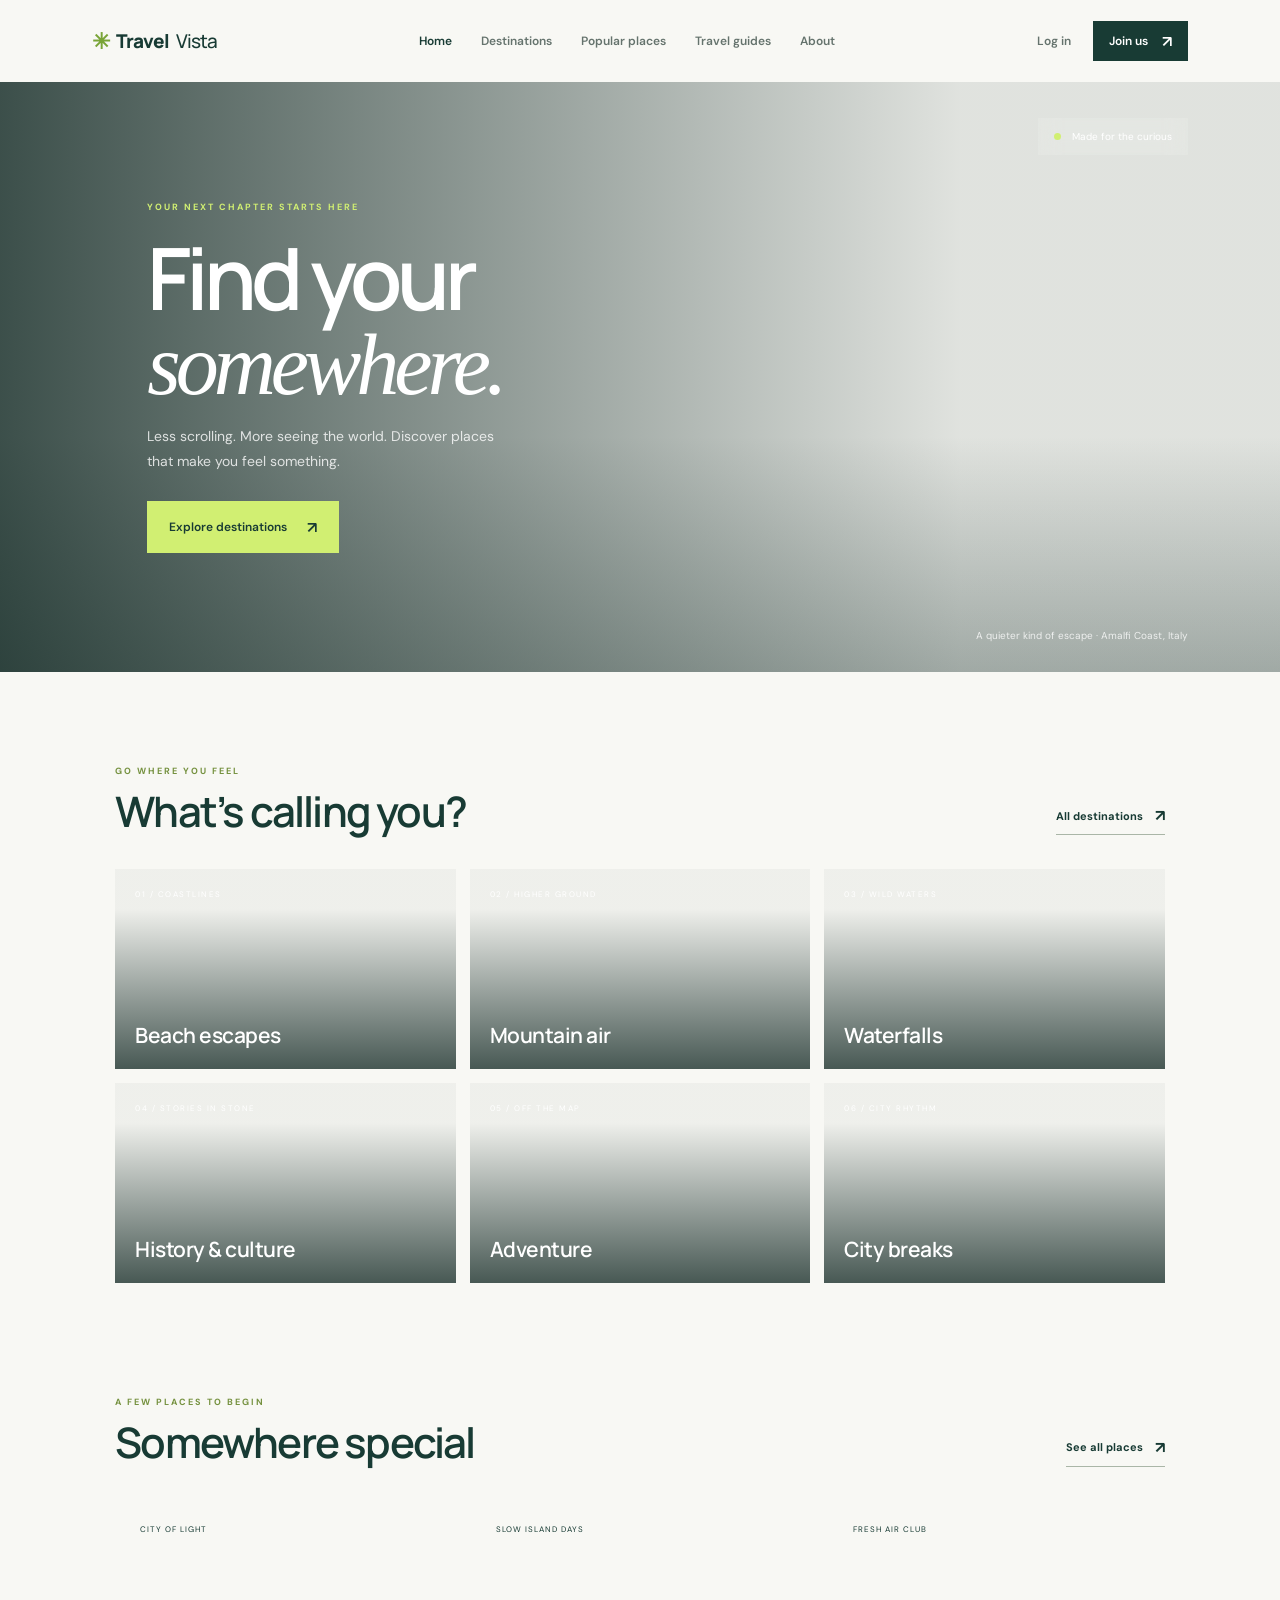
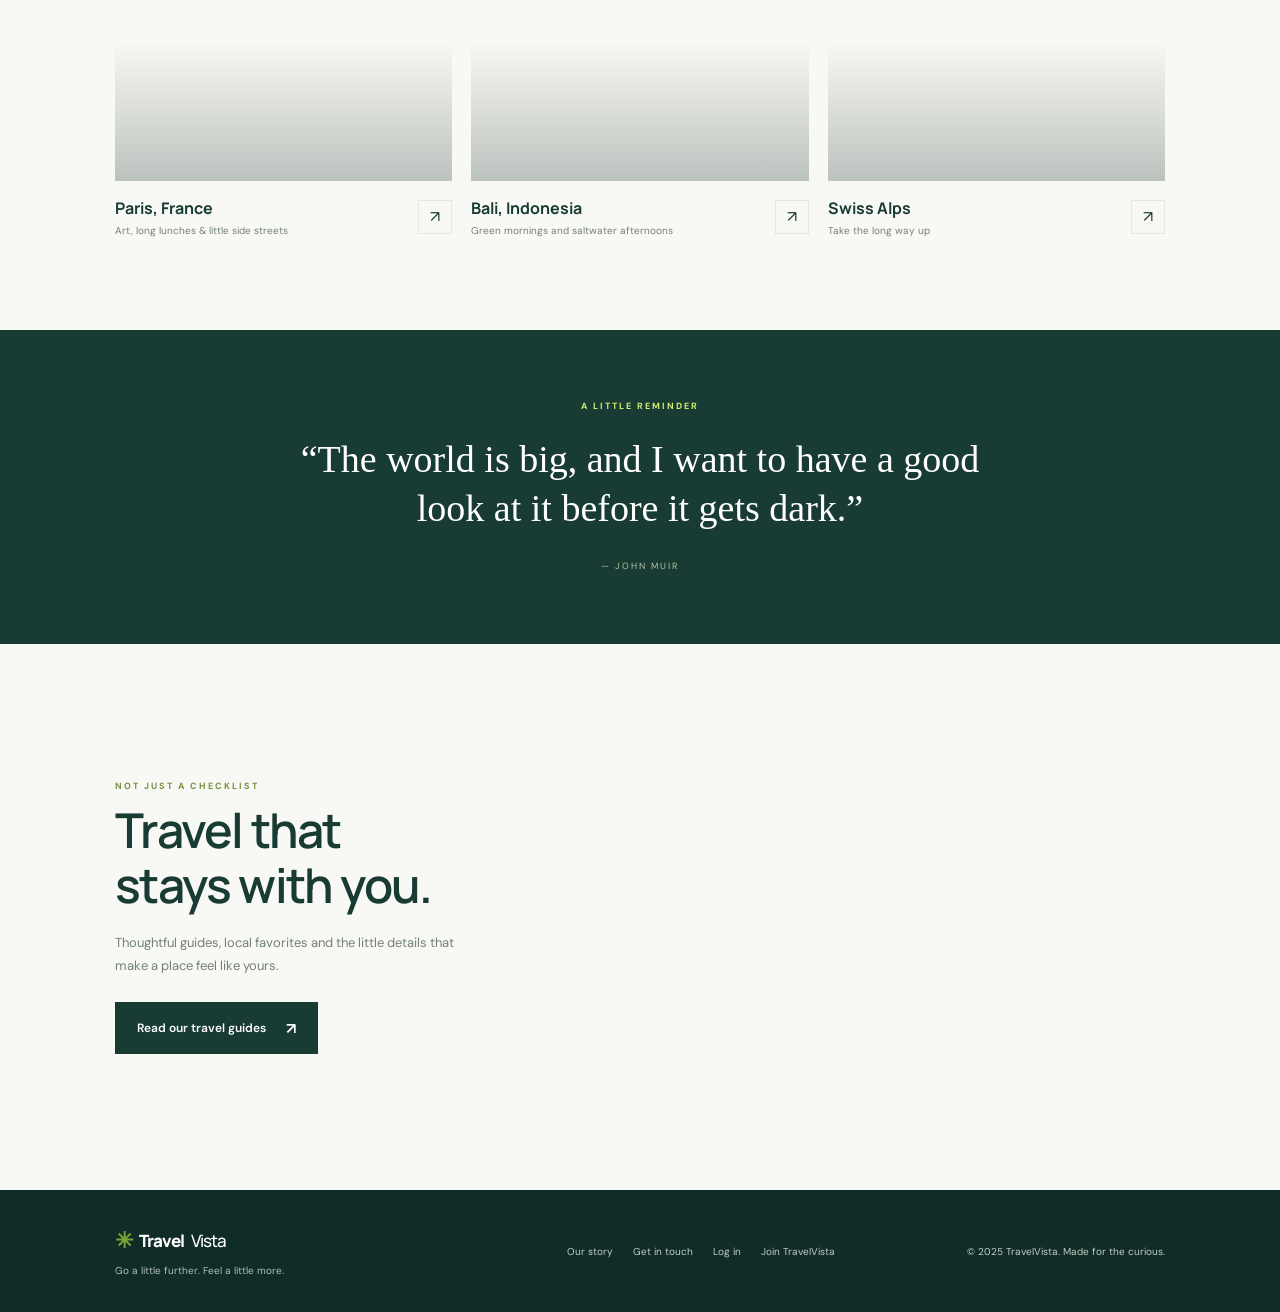
<file: index.html>
<!DOCTYPE html>
<html lang="en">
<head>
  <meta charset="UTF-8">
  <meta name="viewport" content="width=device-width, initial-scale=1.0">
  <meta name="description" content="Find your next unforgettable escape with TravelVista.">
  <title>TravelVista — Find your somewhere</title>
  <link rel="preconnect" href="https://fonts.googleapis.com">
  <link rel="preconnect" href="https://fonts.gstatic.com" crossorigin>
  <link href="https://fonts.googleapis.com/css2?family=DM+Sans:wght@400;500;600;700&family=Manrope:wght@400;500;600;700;800&display=swap" rel="stylesheet">
  <link rel="stylesheet" href="css/style.css">
</head>
<body>
  <header class="site-header">
    <a class="brand" href="index.html"><span class="brand-mark">✳</span> Travel<span>Vista</span></a>
    <nav class="main-nav" aria-label="Main navigation">
      <a class="active" href="index.html">Home</a><a href="pages/destinations.html">Destinations</a><a href="pages/popular-places.html">Popular places</a><a href="pages/travel-guides.html">Travel guides</a><a href="pages/about.html">About</a>
    </nav>
    <div class="header-actions"><a class="login-link" href="pages/login.html">Log in</a><a class="button button-small" href="pages/register.html">Join us <span>↗</span></a></div>
  </header>
  <main>
    <section class="hero">
      <div class="hero-content">
        <span class="eyebrow light">YOUR NEXT CHAPTER STARTS HERE</span>
        <h1>Find your<br><em>somewhere.</em></h1>
        <p>Less scrolling. More seeing the world. Discover places that make you feel something.</p>
        <a class="button button-light" href="pages/destinations.html">Explore destinations <span>↗</span></a>
      </div>
      <div class="hero-note"><span class="note-dot"></span> Made for the curious</div>
      <div class="hero-caption">A quieter kind of escape · Amalfi Coast, Italy</div>
    </section>
    <section class="section category-section">
      <div class="section-heading"><div><span class="eyebrow">GO WHERE YOU FEEL</span><h2>What’s calling you?</h2></div><a class="text-link" href="pages/destinations.html">All destinations <span>↗</span></a></div>
      <div class="category-grid">
        <a class="category-card category-beach" href="categories/beaches.html"><span>01 / COASTLINES</span><strong>Beach escapes</strong></a>
        <a class="category-card category-mountain" href="categories/mountains.html"><span>02 / HIGHER GROUND</span><strong>Mountain air</strong></a>
        <a class="category-card category-waterfall" href="categories/waterfalls.html"><span>03 / WILD WATERS</span><strong>Waterfalls</strong></a>
        <a class="category-card category-history" href="categories/historical-places.html"><span>04 / STORIES IN STONE</span><strong>History &amp; culture</strong></a>
        <a class="category-card category-adventure" href="categories/adventure.html"><span>05 / OFF THE MAP</span><strong>Adventure</strong></a>
        <a class="category-card category-city" href="categories/cities.html"><span>06 / CITY RHYTHM</span><strong>City breaks</strong></a>
      </div>
    </section>
    <section class="section featured-section">
      <div class="section-heading"><div><span class="eyebrow">A FEW PLACES TO BEGIN</span><h2>Somewhere special</h2></div><a class="text-link" href="pages/popular-places.html">See all places <span>↗</span></a></div>
      <div class="destination-grid">
        <article class="destination-card"><a class="destination-image image-paris" href="pages/destination-details.html"><span class="image-tag">CITY OF LIGHT</span></a><div class="card-copy"><div><h3>Paris, France</h3><p>Art, long lunches &amp; little side streets</p></div><span class="card-arrow">↗</span></div></article>
        <article class="destination-card"><a class="destination-image image-bali" href="pages/destination-details.html"><span class="image-tag">SLOW ISLAND DAYS</span></a><div class="card-copy"><div><h3>Bali, Indonesia</h3><p>Green mornings and saltwater afternoons</p></div><span class="card-arrow">↗</span></div></article>
        <article class="destination-card"><a class="destination-image image-switzerland" href="pages/destination-details.html"><span class="image-tag">FRESH AIR CLUB</span></a><div class="card-copy"><div><h3>Swiss Alps</h3><p>Take the long way up</p></div><span class="card-arrow">↗</span></div></article>
      </div>
    </section>
    <section class="quote-band"><span class="eyebrow light">A LITTLE REMINDER</span><p>“The world is big, and I want to have a good look at it before it gets dark.”</p><span class="quote-credit">— JOHN MUIR</span></section>
    <section class="section journal-section"><div class="journal-copy"><span class="eyebrow">NOT JUST A CHECKLIST</span><h2>Travel that<br>stays with you.</h2><p>Thoughtful guides, local favorites and the little details that make a place feel like yours.</p><a class="button" href="pages/travel-guides.html">Read our travel guides <span>↗</span></a></div><div class="journal-image" role="img" aria-label="A traveler looking out over a coastal landscape"></div></section>
  </main>
  <footer class="site-footer"><div><a class="brand brand-footer" href="index.html"><span class="brand-mark">✳</span> Travel<span>Vista</span></a><p>Go a little further. Feel a little more.</p></div><div class="footer-links"><a href="pages/about.html">Our story</a><a href="pages/contact.html">Get in touch</a><a href="pages/login.html">Log in</a><a href="pages/register.html">Join TravelVista</a></div><small>© 2025 TravelVista. Made for the curious.</small></footer>
</body>
</html>
</file>
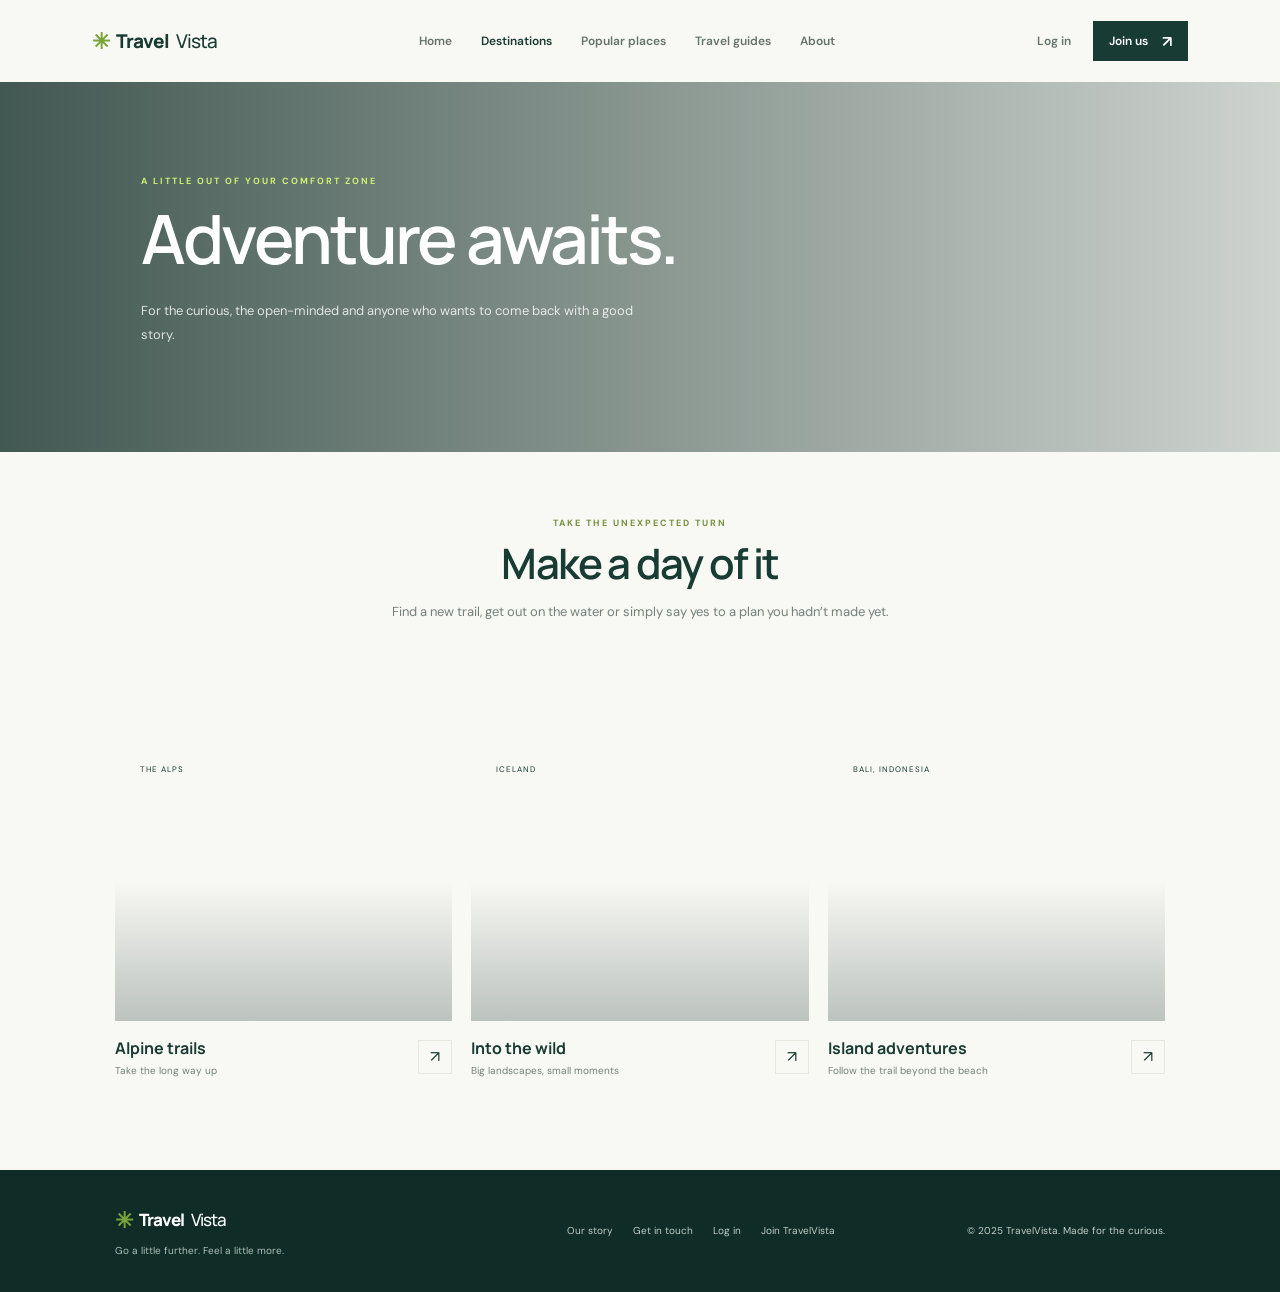
<file: categories/adventure.html>
<!DOCTYPE html>
<html lang="en">
<head><meta charset="UTF-8"><meta name="viewport" content="width=device-width, initial-scale=1.0"><meta name="description" content="Find your next outdoor adventure with TravelVista."><title>Adventure — TravelVista</title><link rel="preconnect" href="https://fonts.googleapis.com"><link rel="preconnect" href="https://fonts.gstatic.com" crossorigin><link href="https://fonts.googleapis.com/css2?family=DM+Sans:wght@400;500;600;700&family=Manrope:wght@400;500;600;700;800&display=swap" rel="stylesheet"><link rel="stylesheet" href="../css/style.css"></head>
<body><header class="site-header"><a class="brand" href="../index.html"><span class="brand-mark">✳</span> Travel<span>Vista</span></a><nav class="main-nav" aria-label="Main navigation"><a href="../index.html">Home</a><a class="active" href="../pages/destinations.html">Destinations</a><a href="../pages/popular-places.html">Popular places</a><a href="../pages/travel-guides.html">Travel guides</a><a href="../pages/about.html">About</a></nav><div class="header-actions"><a class="login-link" href="../pages/login.html">Log in</a><a class="button button-small" href="../pages/register.html">Join us <span>↗</span></a></div></header>
<main><section class="page-hero category-hero adventure-hero"><span class="eyebrow light">A LITTLE OUT OF YOUR COMFORT ZONE</span><h1>Adventure awaits.</h1><p>For the curious, the open-minded and anyone who wants to come back with a good story.</p></section><section class="intro-section"><span class="eyebrow">TAKE THE UNEXPECTED TURN</span><h2>Make a day of it</h2><p>Find a new trail, get out on the water or simply say yes to a plan you hadn’t made yet.</p></section><section class="section"><div class="destination-grid"><article class="destination-card"><a class="destination-image image-switzerland" href="../pages/destination-details.html"><span class="image-tag">THE ALPS</span></a><div class="card-copy"><div><h3>Alpine trails</h3><p>Take the long way up</p></div><span class="card-arrow">↗</span></div></article><article class="destination-card"><a class="destination-image category-adventure" href="../pages/destination-details.html"><span class="image-tag">ICELAND</span></a><div class="card-copy"><div><h3>Into the wild</h3><p>Big landscapes, small moments</p></div><span class="card-arrow">↗</span></div></article><article class="destination-card"><a class="destination-image image-bali" href="../pages/destination-details.html"><span class="image-tag">BALI, INDONESIA</span></a><div class="card-copy"><div><h3>Island adventures</h3><p>Follow the trail beyond the beach</p></div><span class="card-arrow">↗</span></div></article></div></section></main><footer class="site-footer"><div><a class="brand brand-footer" href="../index.html"><span class="brand-mark">✳</span> Travel<span>Vista</span></a><p>Go a little further. Feel a little more.</p></div><div class="footer-links"><a href="../pages/about.html">Our story</a><a href="../pages/contact.html">Get in touch</a><a href="../pages/login.html">Log in</a><a href="../pages/register.html">Join TravelVista</a></div><small>© 2025 TravelVista. Made for the curious.</small></footer></body></html>
</file>
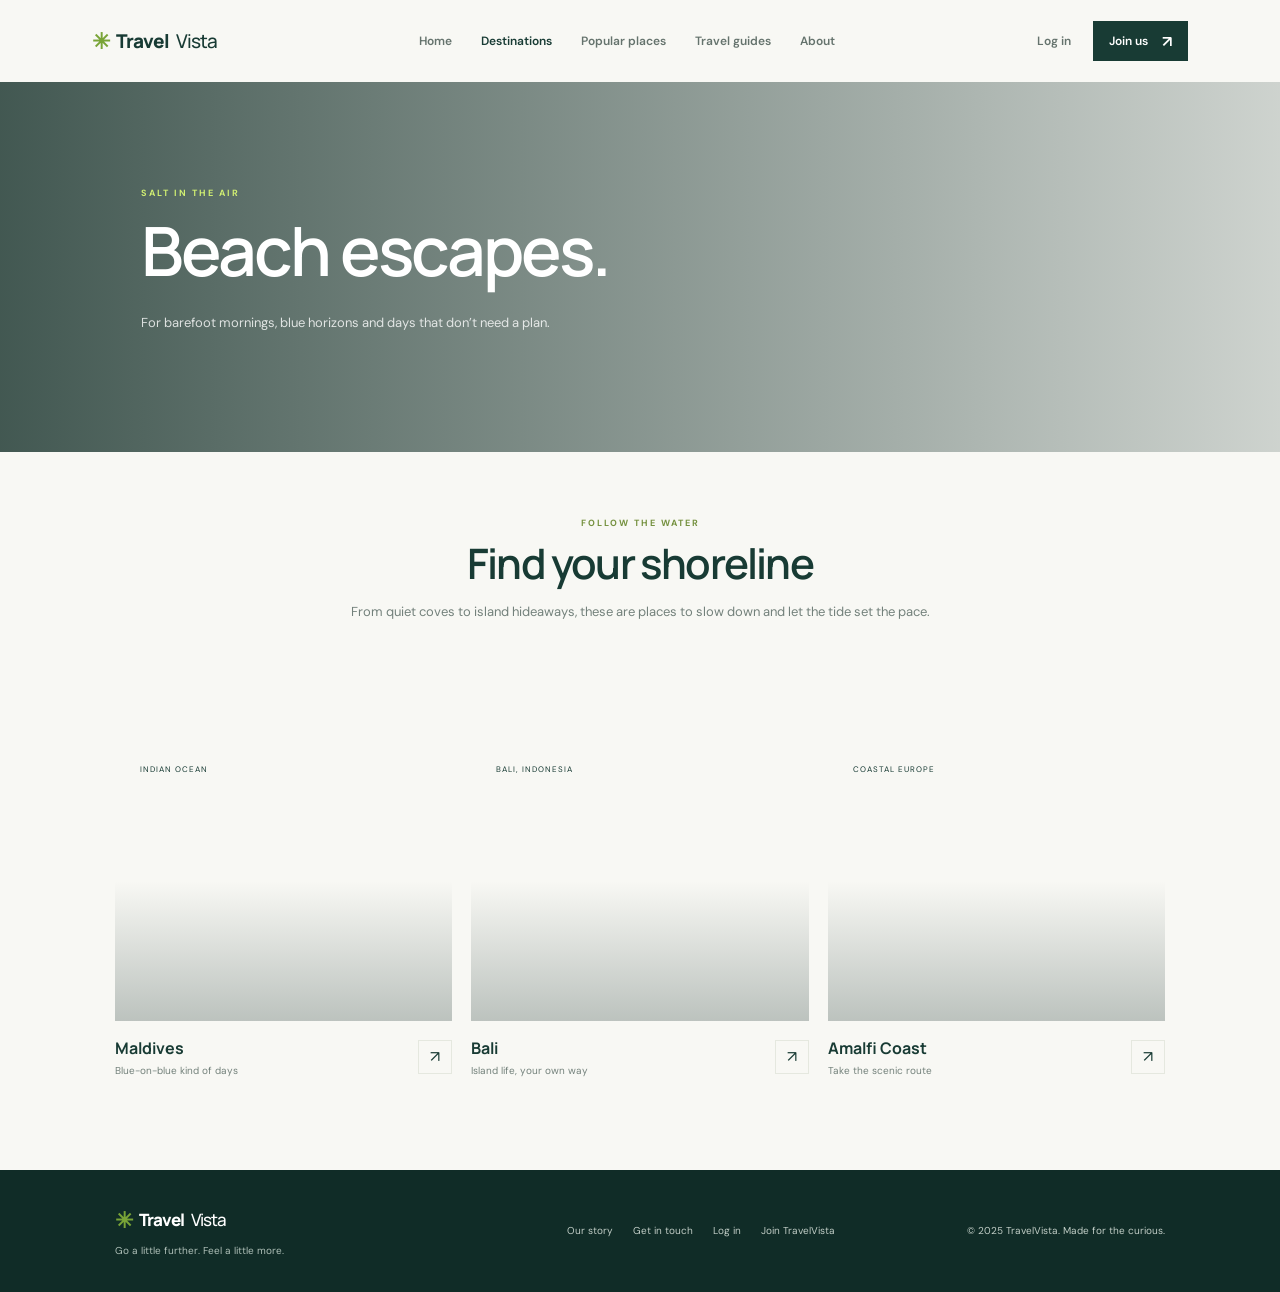
<file: categories/beaches.html>
<!DOCTYPE html>
<html lang="en">
<head><meta charset="UTF-8"><meta name="viewport" content="width=device-width, initial-scale=1.0"><meta name="description" content="Find your next beach escape with TravelVista."><title>Beach escapes — TravelVista</title><link rel="preconnect" href="https://fonts.googleapis.com"><link rel="preconnect" href="https://fonts.gstatic.com" crossorigin><link href="https://fonts.googleapis.com/css2?family=DM+Sans:wght@400;500;600;700&family=Manrope:wght@400;500;600;700;800&display=swap" rel="stylesheet"><link rel="stylesheet" href="../css/style.css"></head>
<body><header class="site-header"><a class="brand" href="../index.html"><span class="brand-mark">✳</span> Travel<span>Vista</span></a><nav class="main-nav" aria-label="Main navigation"><a href="../index.html">Home</a><a class="active" href="../pages/destinations.html">Destinations</a><a href="../pages/popular-places.html">Popular places</a><a href="../pages/travel-guides.html">Travel guides</a><a href="../pages/about.html">About</a></nav><div class="header-actions"><a class="login-link" href="../pages/login.html">Log in</a><a class="button button-small" href="../pages/register.html">Join us <span>↗</span></a></div></header>
<main><section class="page-hero category-hero beach-hero"><span class="eyebrow light">SALT IN THE AIR</span><h1>Beach escapes.</h1><p>For barefoot mornings, blue horizons and days that don’t need a plan.</p></section><section class="intro-section"><span class="eyebrow">FOLLOW THE WATER</span><h2>Find your shoreline</h2><p>From quiet coves to island hideaways, these are places to slow down and let the tide set the pace.</p></section><section class="section"><div class="destination-grid"><article class="destination-card"><a class="destination-image image-maldives" href="../pages/destination-details.html"><span class="image-tag">INDIAN OCEAN</span></a><div class="card-copy"><div><h3>Maldives</h3><p>Blue-on-blue kind of days</p></div><span class="card-arrow">↗</span></div></article><article class="destination-card"><a class="destination-image image-bali" href="../pages/destination-details.html"><span class="image-tag">BALI, INDONESIA</span></a><div class="card-copy"><div><h3>Bali</h3><p>Island life, your own way</p></div><span class="card-arrow">↗</span></div></article><article class="destination-card"><a class="destination-image image-paris" href="../pages/destination-details.html"><span class="image-tag">COASTAL EUROPE</span></a><div class="card-copy"><div><h3>Amalfi Coast</h3><p>Take the scenic route</p></div><span class="card-arrow">↗</span></div></article></div></section></main><footer class="site-footer"><div><a class="brand brand-footer" href="../index.html"><span class="brand-mark">✳</span> Travel<span>Vista</span></a><p>Go a little further. Feel a little more.</p></div><div class="footer-links"><a href="../pages/about.html">Our story</a><a href="../pages/contact.html">Get in touch</a><a href="../pages/login.html">Log in</a><a href="../pages/register.html">Join TravelVista</a></div><small>© 2025 TravelVista. Made for the curious.</small></footer></body></html>
</file>
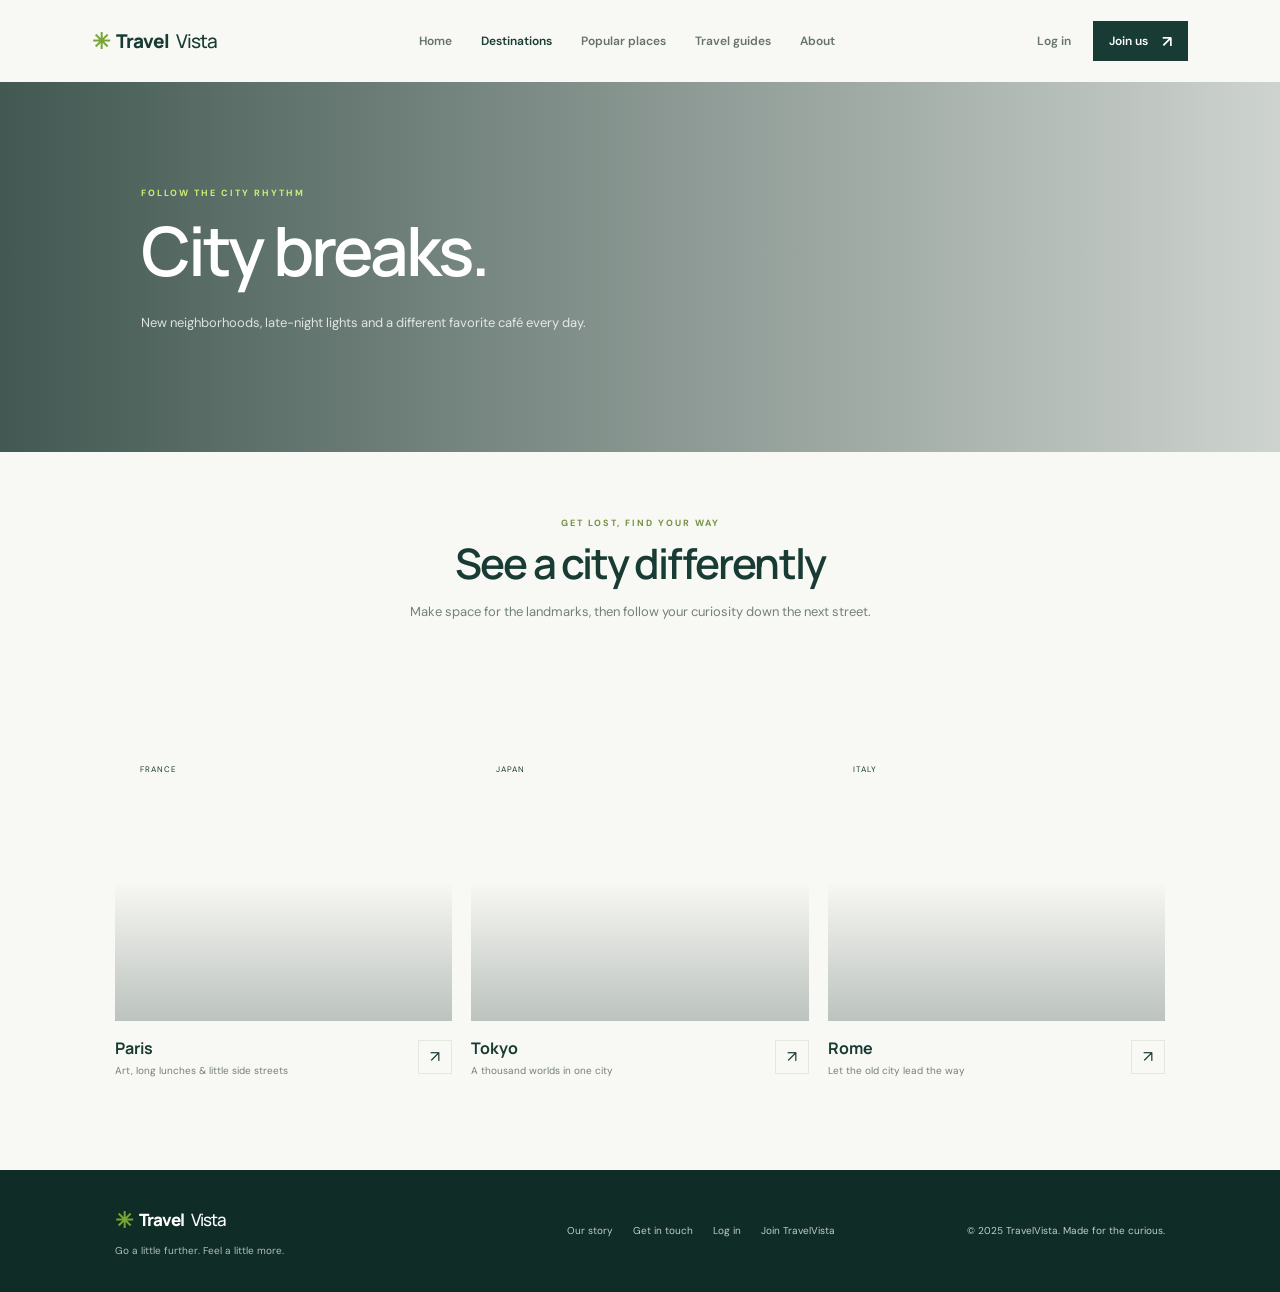
<file: categories/cities.html>
<!DOCTYPE html>
<html lang="en">
<head><meta charset="UTF-8"><meta name="viewport" content="width=device-width, initial-scale=1.0"><meta name="description" content="Explore city breaks, local culture and urban escapes."><title>City breaks — TravelVista</title><link rel="preconnect" href="https://fonts.googleapis.com"><link rel="preconnect" href="https://fonts.gstatic.com" crossorigin><link href="https://fonts.googleapis.com/css2?family=DM+Sans:wght@400;500;600;700&family=Manrope:wght@400;500;600;700;800&display=swap" rel="stylesheet"><link rel="stylesheet" href="../css/style.css"></head>
<body><header class="site-header"><a class="brand" href="../index.html"><span class="brand-mark">✳</span> Travel<span>Vista</span></a><nav class="main-nav" aria-label="Main navigation"><a href="../index.html">Home</a><a class="active" href="../pages/destinations.html">Destinations</a><a href="../pages/popular-places.html">Popular places</a><a href="../pages/travel-guides.html">Travel guides</a><a href="../pages/about.html">About</a></nav><div class="header-actions"><a class="login-link" href="../pages/login.html">Log in</a><a class="button button-small" href="../pages/register.html">Join us <span>↗</span></a></div></header>
<main><section class="page-hero category-hero city-hero"><span class="eyebrow light">FOLLOW THE CITY RHYTHM</span><h1>City breaks.</h1><p>New neighborhoods, late-night lights and a different favorite café every day.</p></section><section class="intro-section"><span class="eyebrow">GET LOST, FIND YOUR WAY</span><h2>See a city differently</h2><p>Make space for the landmarks, then follow your curiosity down the next street.</p></section><section class="section"><div class="destination-grid"><article class="destination-card"><a class="destination-image image-paris" href="../pages/destination-details.html"><span class="image-tag">FRANCE</span></a><div class="card-copy"><div><h3>Paris</h3><p>Art, long lunches &amp; little side streets</p></div><span class="card-arrow">↗</span></div></article><article class="destination-card"><a class="destination-image image-tokyo" href="../pages/destination-details.html"><span class="image-tag">JAPAN</span></a><div class="card-copy"><div><h3>Tokyo</h3><p>A thousand worlds in one city</p></div><span class="card-arrow">↗</span></div></article><article class="destination-card"><a class="destination-image image-taj" href="../pages/destination-details.html"><span class="image-tag">ITALY</span></a><div class="card-copy"><div><h3>Rome</h3><p>Let the old city lead the way</p></div><span class="card-arrow">↗</span></div></article></div></section></main><footer class="site-footer"><div><a class="brand brand-footer" href="../index.html"><span class="brand-mark">✳</span> Travel<span>Vista</span></a><p>Go a little further. Feel a little more.</p></div><div class="footer-links"><a href="../pages/about.html">Our story</a><a href="../pages/contact.html">Get in touch</a><a href="../pages/login.html">Log in</a><a href="../pages/register.html">Join TravelVista</a></div><small>© 2025 TravelVista. Made for the curious.</small></footer></body></html>
</file>
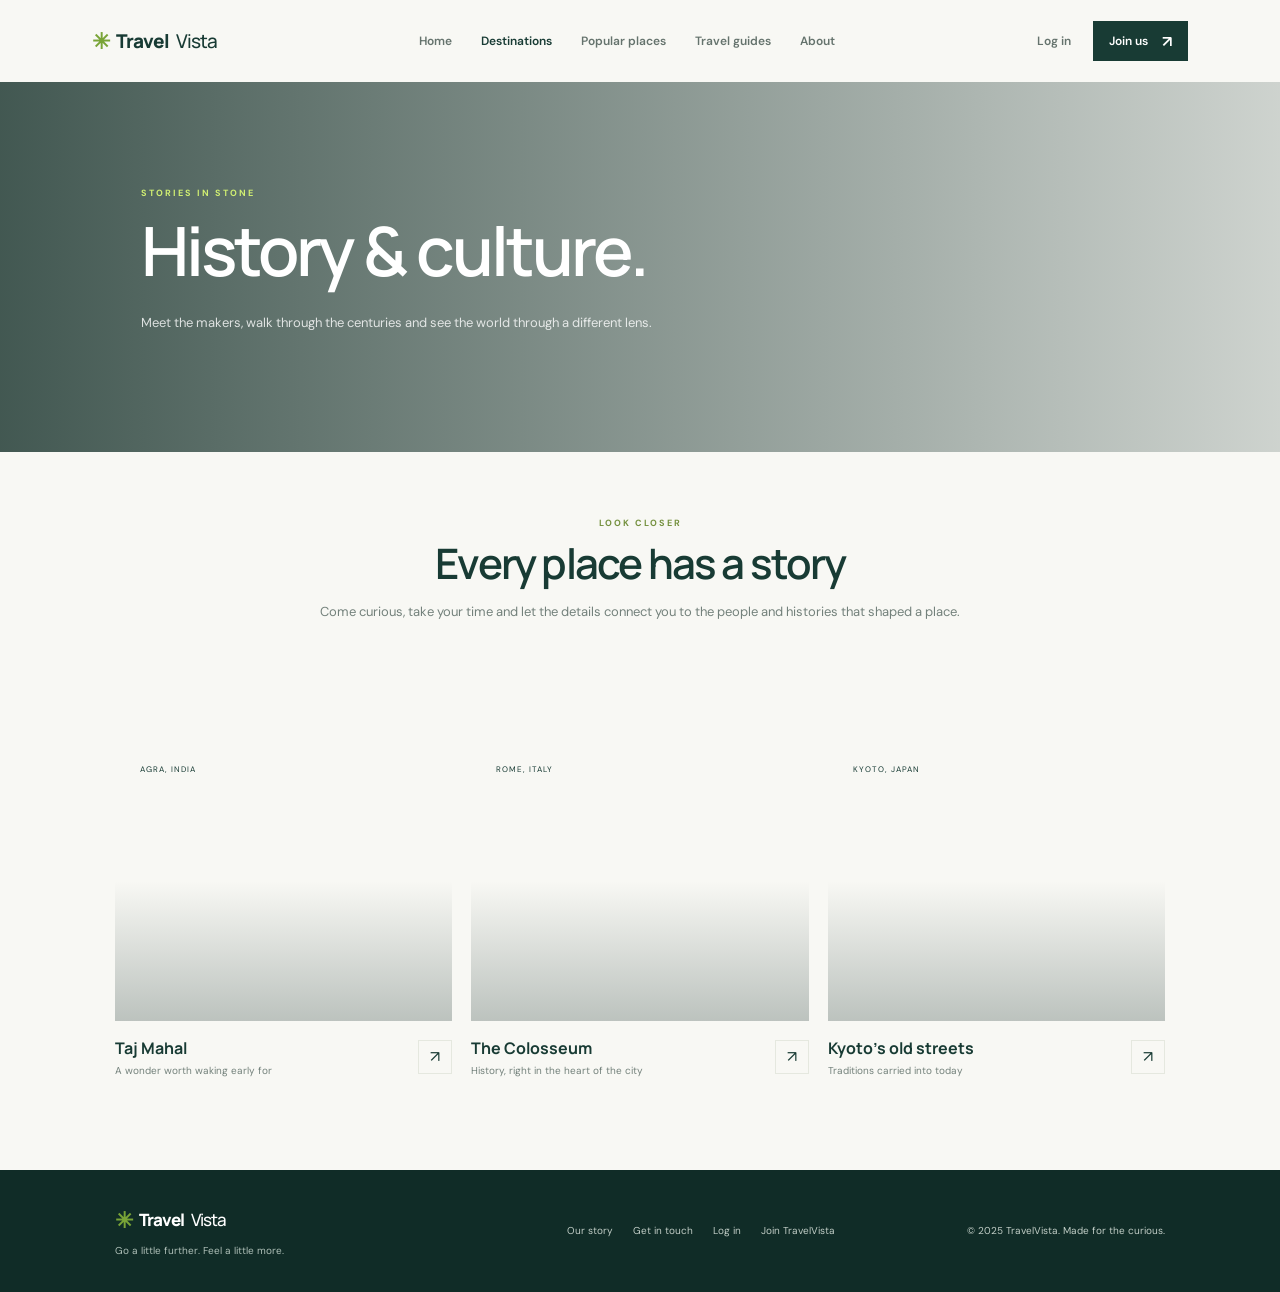
<file: categories/historical-places.html>
<!DOCTYPE html>
<html lang="en">
<head><meta charset="UTF-8"><meta name="viewport" content="width=device-width, initial-scale=1.0"><meta name="description" content="Explore historical places and living stories with TravelVista."><title>History &amp; culture — TravelVista</title><link rel="preconnect" href="https://fonts.googleapis.com"><link rel="preconnect" href="https://fonts.gstatic.com" crossorigin><link href="https://fonts.googleapis.com/css2?family=DM+Sans:wght@400;500;600;700&family=Manrope:wght@400;500;600;700;800&display=swap" rel="stylesheet"><link rel="stylesheet" href="../css/style.css"></head>
<body><header class="site-header"><a class="brand" href="../index.html"><span class="brand-mark">✳</span> Travel<span>Vista</span></a><nav class="main-nav" aria-label="Main navigation"><a href="../index.html">Home</a><a class="active" href="../pages/destinations.html">Destinations</a><a href="../pages/popular-places.html">Popular places</a><a href="../pages/travel-guides.html">Travel guides</a><a href="../pages/about.html">About</a></nav><div class="header-actions"><a class="login-link" href="../pages/login.html">Log in</a><a class="button button-small" href="../pages/register.html">Join us <span>↗</span></a></div></header>
<main><section class="page-hero category-hero history-hero"><span class="eyebrow light">STORIES IN STONE</span><h1>History &amp; culture.</h1><p>Meet the makers, walk through the centuries and see the world through a different lens.</p></section><section class="intro-section"><span class="eyebrow">LOOK CLOSER</span><h2>Every place has a story</h2><p>Come curious, take your time and let the details connect you to the people and histories that shaped a place.</p></section><section class="section"><div class="destination-grid"><article class="destination-card"><a class="destination-image image-taj" href="../pages/destination-details.html"><span class="image-tag">AGRA, INDIA</span></a><div class="card-copy"><div><h3>Taj Mahal</h3><p>A wonder worth waking early for</p></div><span class="card-arrow">↗</span></div></article><article class="destination-card"><a class="destination-image image-paris" href="../pages/destination-details.html"><span class="image-tag">ROME, ITALY</span></a><div class="card-copy"><div><h3>The Colosseum</h3><p>History, right in the heart of the city</p></div><span class="card-arrow">↗</span></div></article><article class="destination-card"><a class="destination-image image-tokyo" href="../pages/destination-details.html"><span class="image-tag">KYOTO, JAPAN</span></a><div class="card-copy"><div><h3>Kyoto’s old streets</h3><p>Traditions carried into today</p></div><span class="card-arrow">↗</span></div></article></div></section></main><footer class="site-footer"><div><a class="brand brand-footer" href="../index.html"><span class="brand-mark">✳</span> Travel<span>Vista</span></a><p>Go a little further. Feel a little more.</p></div><div class="footer-links"><a href="../pages/about.html">Our story</a><a href="../pages/contact.html">Get in touch</a><a href="../pages/login.html">Log in</a><a href="../pages/register.html">Join TravelVista</a></div><small>© 2025 TravelVista. Made for the curious.</small></footer></body></html>
</file>
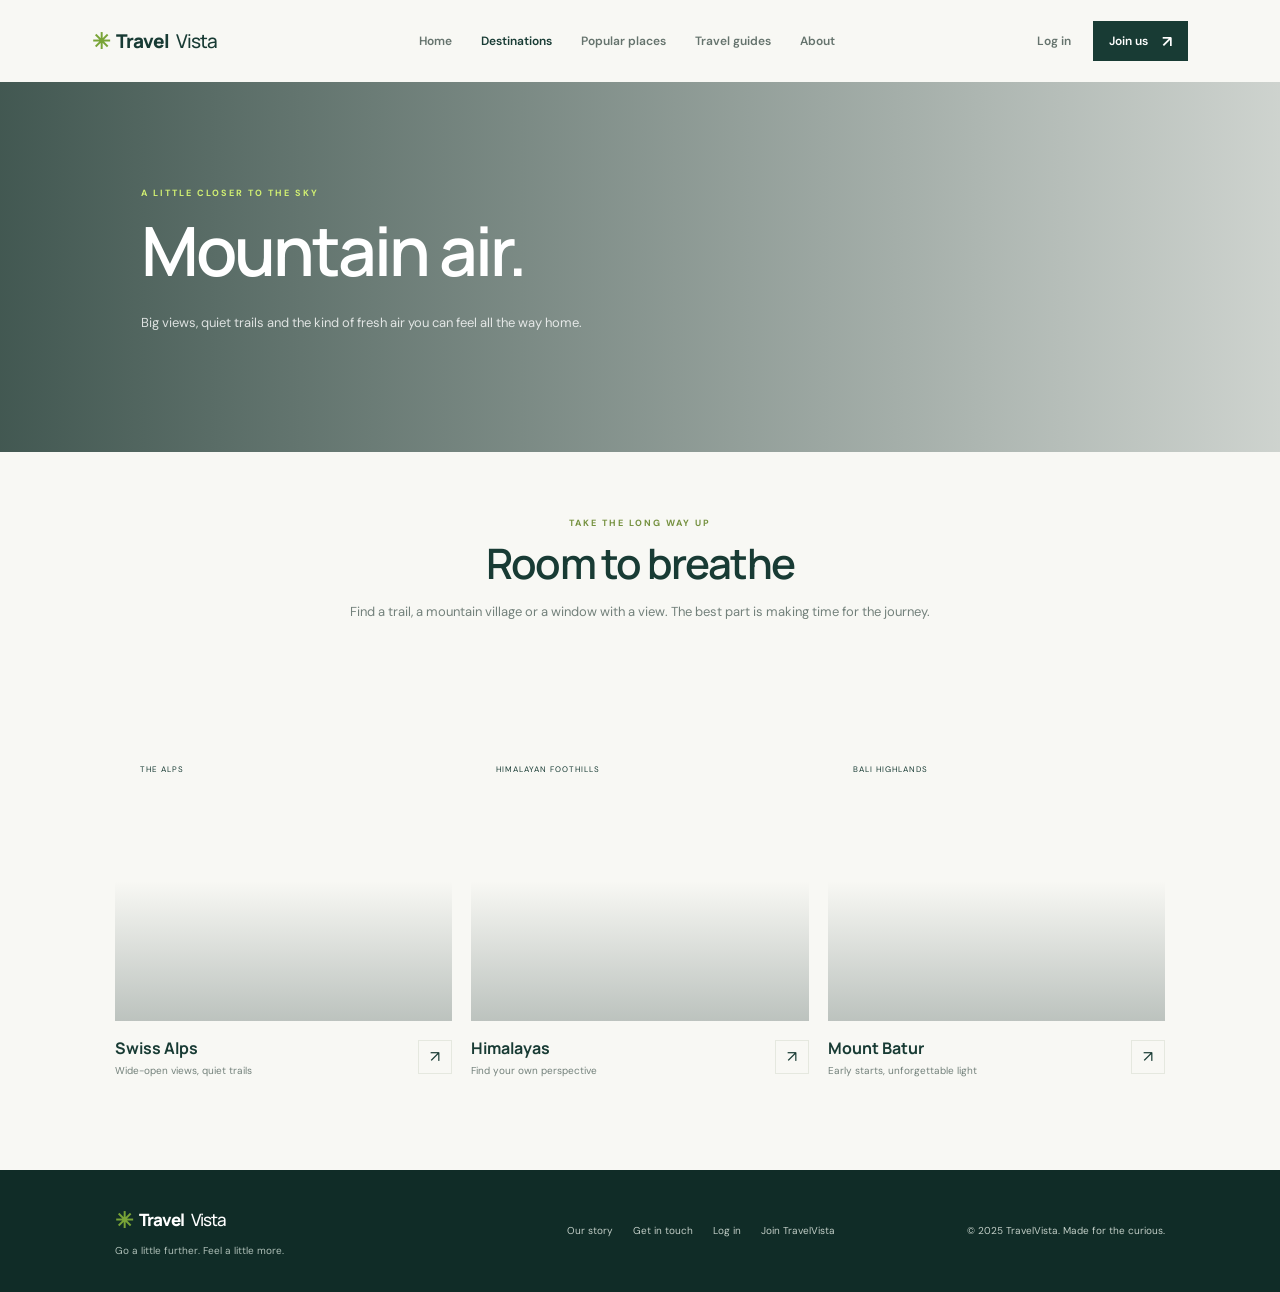
<file: categories/mountains.html>
<!DOCTYPE html>
<html lang="en">
<head><meta charset="UTF-8"><meta name="viewport" content="width=device-width, initial-scale=1.0"><meta name="description" content="Explore mountain places and alpine escapes with TravelVista."><title>Mountain air — TravelVista</title><link rel="preconnect" href="https://fonts.googleapis.com"><link rel="preconnect" href="https://fonts.gstatic.com" crossorigin><link href="https://fonts.googleapis.com/css2?family=DM+Sans:wght@400;500;600;700&family=Manrope:wght@400;500;600;700;800&display=swap" rel="stylesheet"><link rel="stylesheet" href="../css/style.css"></head>
<body><header class="site-header"><a class="brand" href="../index.html"><span class="brand-mark">✳</span> Travel<span>Vista</span></a><nav class="main-nav" aria-label="Main navigation"><a href="../index.html">Home</a><a class="active" href="../pages/destinations.html">Destinations</a><a href="../pages/popular-places.html">Popular places</a><a href="../pages/travel-guides.html">Travel guides</a><a href="../pages/about.html">About</a></nav><div class="header-actions"><a class="login-link" href="../pages/login.html">Log in</a><a class="button button-small" href="../pages/register.html">Join us <span>↗</span></a></div></header>
<main><section class="page-hero category-hero mountain-hero"><span class="eyebrow light">A LITTLE CLOSER TO THE SKY</span><h1>Mountain air.</h1><p>Big views, quiet trails and the kind of fresh air you can feel all the way home.</p></section><section class="intro-section"><span class="eyebrow">TAKE THE LONG WAY UP</span><h2>Room to breathe</h2><p>Find a trail, a mountain village or a window with a view. The best part is making time for the journey.</p></section><section class="section"><div class="destination-grid"><article class="destination-card"><a class="destination-image image-switzerland" href="../pages/destination-details.html"><span class="image-tag">THE ALPS</span></a><div class="card-copy"><div><h3>Swiss Alps</h3><p>Wide-open views, quiet trails</p></div><span class="card-arrow">↗</span></div></article><article class="destination-card"><a class="destination-image image-taj" href="../pages/destination-details.html"><span class="image-tag">HIMALAYAN FOOTHILLS</span></a><div class="card-copy"><div><h3>Himalayas</h3><p>Find your own perspective</p></div><span class="card-arrow">↗</span></div></article><article class="destination-card"><a class="destination-image image-bali" href="../pages/destination-details.html"><span class="image-tag">BALI HIGHLANDS</span></a><div class="card-copy"><div><h3>Mount Batur</h3><p>Early starts, unforgettable light</p></div><span class="card-arrow">↗</span></div></article></div></section></main><footer class="site-footer"><div><a class="brand brand-footer" href="../index.html"><span class="brand-mark">✳</span> Travel<span>Vista</span></a><p>Go a little further. Feel a little more.</p></div><div class="footer-links"><a href="../pages/about.html">Our story</a><a href="../pages/contact.html">Get in touch</a><a href="../pages/login.html">Log in</a><a href="../pages/register.html">Join TravelVista</a></div><small>© 2025 TravelVista. Made for the curious.</small></footer></body></html>
</file>
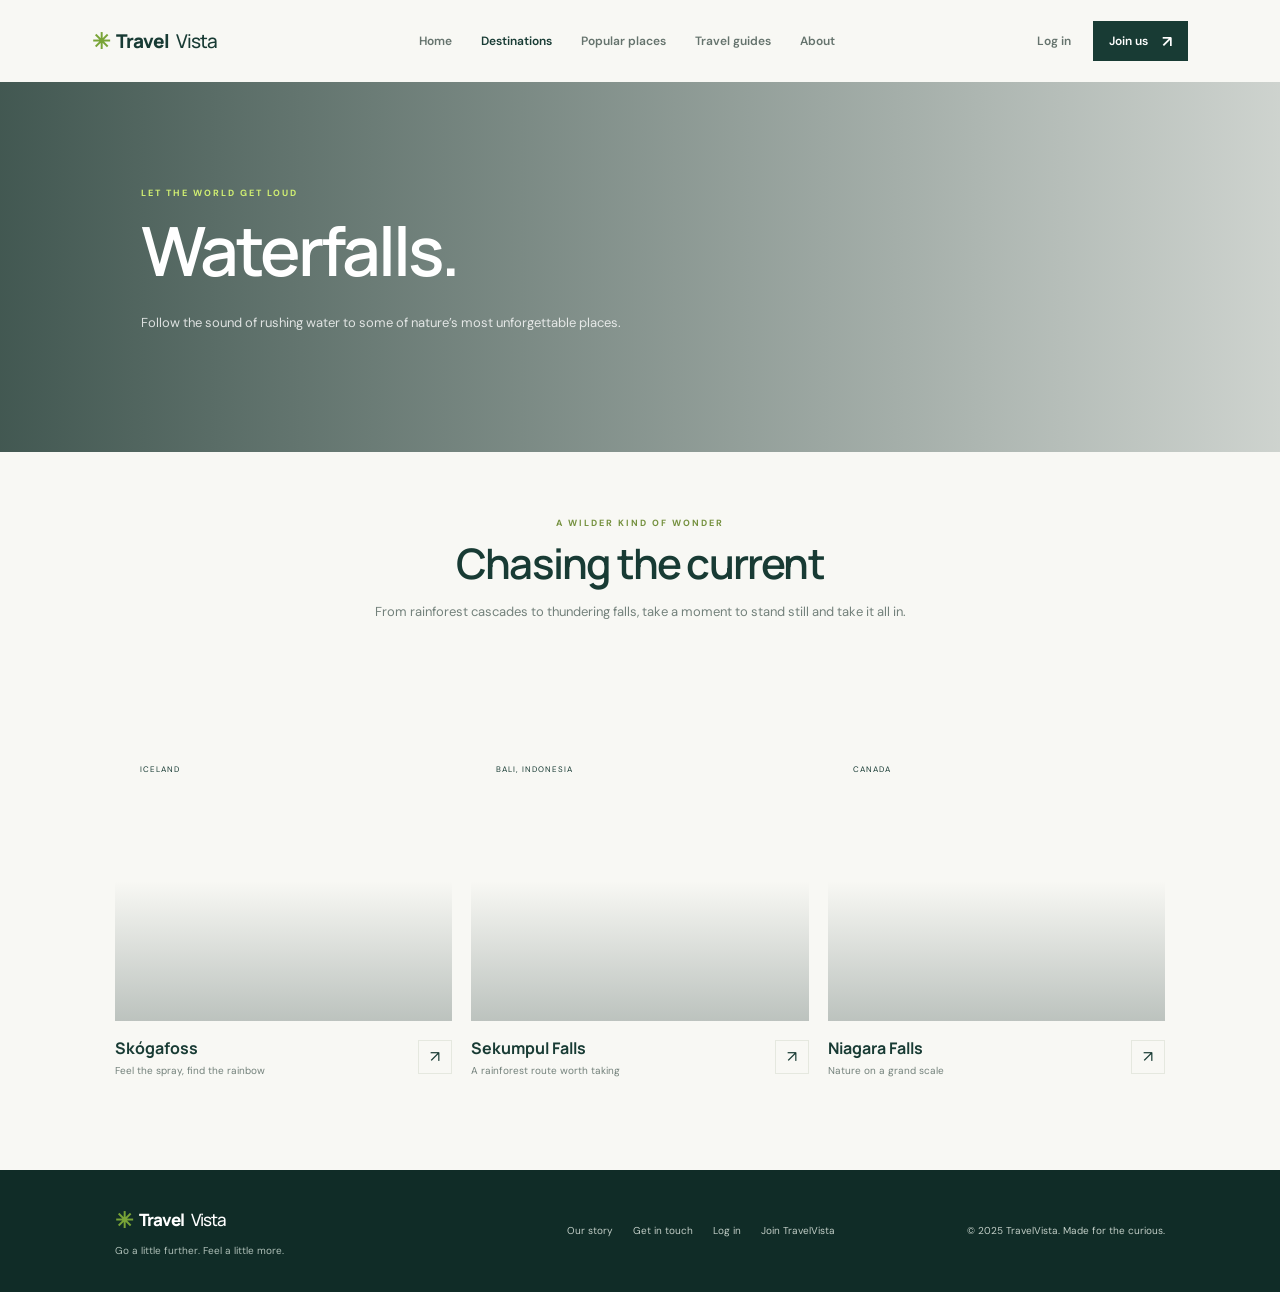
<file: categories/waterfalls.html>
<!DOCTYPE html>
<html lang="en">
<head><meta charset="UTF-8"><meta name="viewport" content="width=device-width, initial-scale=1.0"><meta name="description" content="Discover waterfalls and wild water escapes around the world."><title>Waterfalls — TravelVista</title><link rel="preconnect" href="https://fonts.googleapis.com"><link rel="preconnect" href="https://fonts.gstatic.com" crossorigin><link href="https://fonts.googleapis.com/css2?family=DM+Sans:wght@400;500;600;700&family=Manrope:wght@400;500;600;700;800&display=swap" rel="stylesheet"><link rel="stylesheet" href="../css/style.css"></head>
<body><header class="site-header"><a class="brand" href="../index.html"><span class="brand-mark">✳</span> Travel<span>Vista</span></a><nav class="main-nav" aria-label="Main navigation"><a href="../index.html">Home</a><a class="active" href="../pages/destinations.html">Destinations</a><a href="../pages/popular-places.html">Popular places</a><a href="../pages/travel-guides.html">Travel guides</a><a href="../pages/about.html">About</a></nav><div class="header-actions"><a class="login-link" href="../pages/login.html">Log in</a><a class="button button-small" href="../pages/register.html">Join us <span>↗</span></a></div></header>
<main><section class="page-hero category-hero waterfall-hero"><span class="eyebrow light">LET THE WORLD GET LOUD</span><h1>Waterfalls.</h1><p>Follow the sound of rushing water to some of nature’s most unforgettable places.</p></section><section class="intro-section"><span class="eyebrow">A WILDER KIND OF WONDER</span><h2>Chasing the current</h2><p>From rainforest cascades to thundering falls, take a moment to stand still and take it all in.</p></section><section class="section"><div class="destination-grid"><article class="destination-card"><a class="destination-image category-waterfall" href="../pages/destination-details.html"><span class="image-tag">ICELAND</span></a><div class="card-copy"><div><h3>Skógafoss</h3><p>Feel the spray, find the rainbow</p></div><span class="card-arrow">↗</span></div></article><article class="destination-card"><a class="destination-image image-bali" href="../pages/destination-details.html"><span class="image-tag">BALI, INDONESIA</span></a><div class="card-copy"><div><h3>Sekumpul Falls</h3><p>A rainforest route worth taking</p></div><span class="card-arrow">↗</span></div></article><article class="destination-card"><a class="destination-image image-switzerland" href="../pages/destination-details.html"><span class="image-tag">CANADA</span></a><div class="card-copy"><div><h3>Niagara Falls</h3><p>Nature on a grand scale</p></div><span class="card-arrow">↗</span></div></article></div></section></main><footer class="site-footer"><div><a class="brand brand-footer" href="../index.html"><span class="brand-mark">✳</span> Travel<span>Vista</span></a><p>Go a little further. Feel a little more.</p></div><div class="footer-links"><a href="../pages/about.html">Our story</a><a href="../pages/contact.html">Get in touch</a><a href="../pages/login.html">Log in</a><a href="../pages/register.html">Join TravelVista</a></div><small>© 2025 TravelVista. Made for the curious.</small></footer></body></html>
</file>
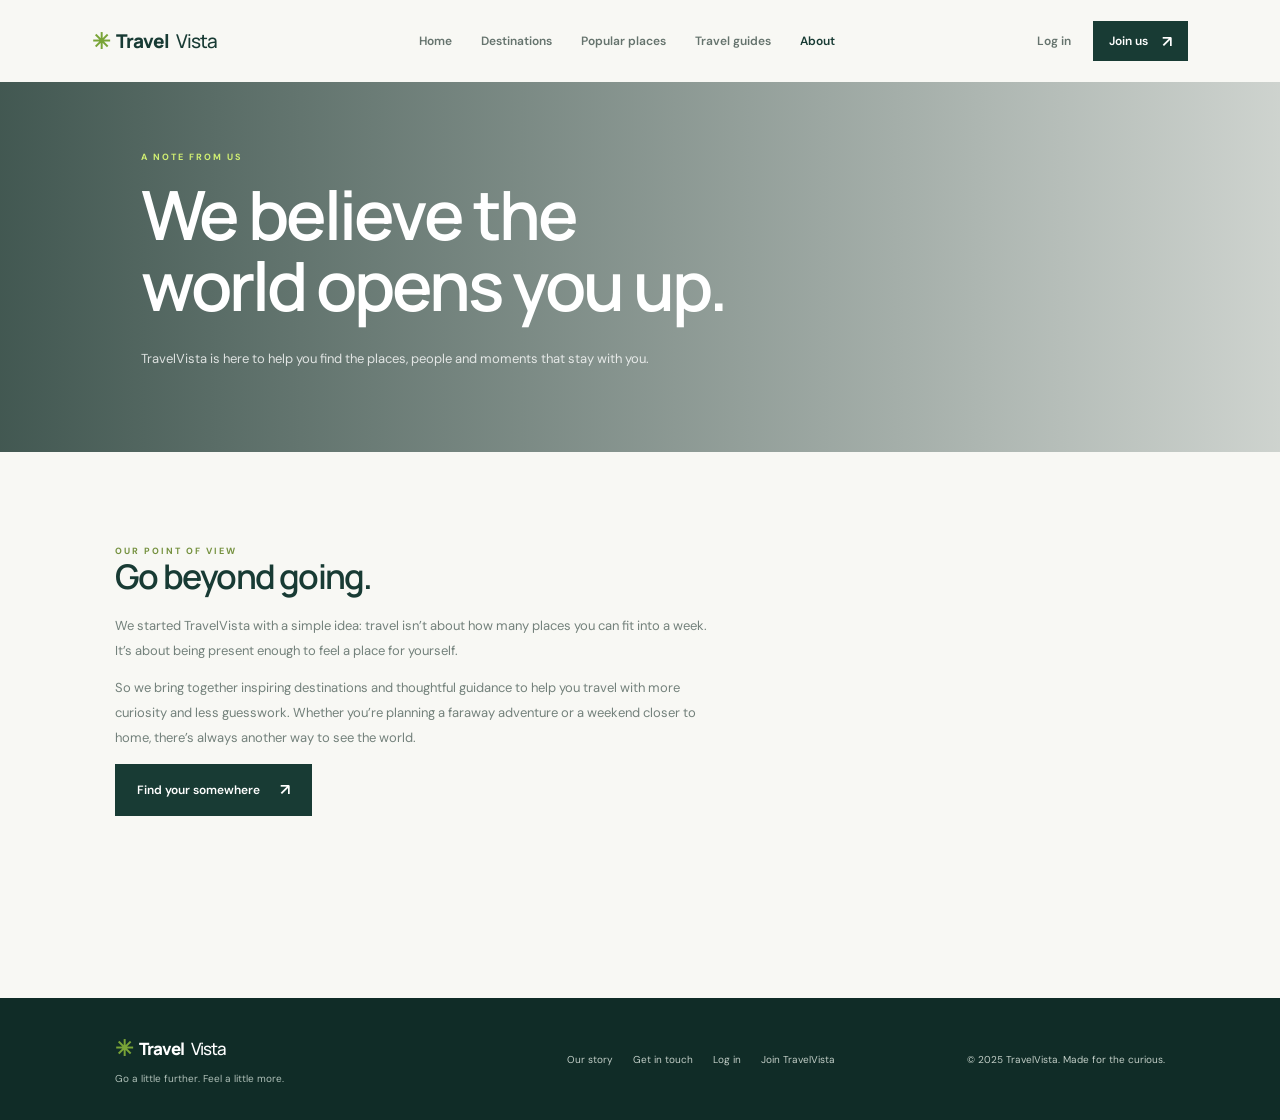
<file: pages/about.html>
<!DOCTYPE html>
<html lang="en">
<head><meta charset="UTF-8"><meta name="viewport" content="width=device-width, initial-scale=1.0"><meta name="description" content="Meet TravelVista, a guide for curious travelers."><title>About us — TravelVista</title><link rel="preconnect" href="https://fonts.googleapis.com"><link rel="preconnect" href="https://fonts.gstatic.com" crossorigin><link href="https://fonts.googleapis.com/css2?family=DM+Sans:wght@400;500;600;700&family=Manrope:wght@400;500;600;700;800&display=swap" rel="stylesheet"><link rel="stylesheet" href="../css/style.css"></head>
<body><header class="site-header"><a class="brand" href="../index.html"><span class="brand-mark">✳</span> Travel<span>Vista</span></a><nav class="main-nav" aria-label="Main navigation"><a href="../index.html">Home</a><a href="destinations.html">Destinations</a><a href="popular-places.html">Popular places</a><a href="travel-guides.html">Travel guides</a><a class="active" href="about.html">About</a></nav><div class="header-actions"><a class="login-link" href="login.html">Log in</a><a class="button button-small" href="register.html">Join us <span>↗</span></a></div></header>
<main><section class="page-hero about-hero"><span class="eyebrow light">A NOTE FROM US</span><h1>We believe the<br>world opens you up.</h1><p>TravelVista is here to help you find the places, people and moments that stay with you.</p></section><section class="section about-layout"><div class="prose"><span class="eyebrow">OUR POINT OF VIEW</span><h2>Go beyond going.</h2><p>We started TravelVista with a simple idea: travel isn’t about how many places you can fit into a week. It’s about being present enough to feel a place for yourself.</p><p>So we bring together inspiring destinations and thoughtful guidance to help you travel with more curiosity and less guesswork. Whether you’re planning a faraway adventure or a weekend closer to home, there’s always another way to see the world.</p><a class="button" href="destinations.html">Find your somewhere <span>↗</span></a></div><div class="journal-image" role="img" aria-label="Mountain valley with a winding river"></div></section></main>
<footer class="site-footer"><div><a class="brand brand-footer" href="../index.html"><span class="brand-mark">✳</span> Travel<span>Vista</span></a><p>Go a little further. Feel a little more.</p></div><div class="footer-links"><a href="about.html">Our story</a><a href="contact.html">Get in touch</a><a href="login.html">Log in</a><a href="register.html">Join TravelVista</a></div><small>© 2025 TravelVista. Made for the curious.</small></footer></body></html>
</file>
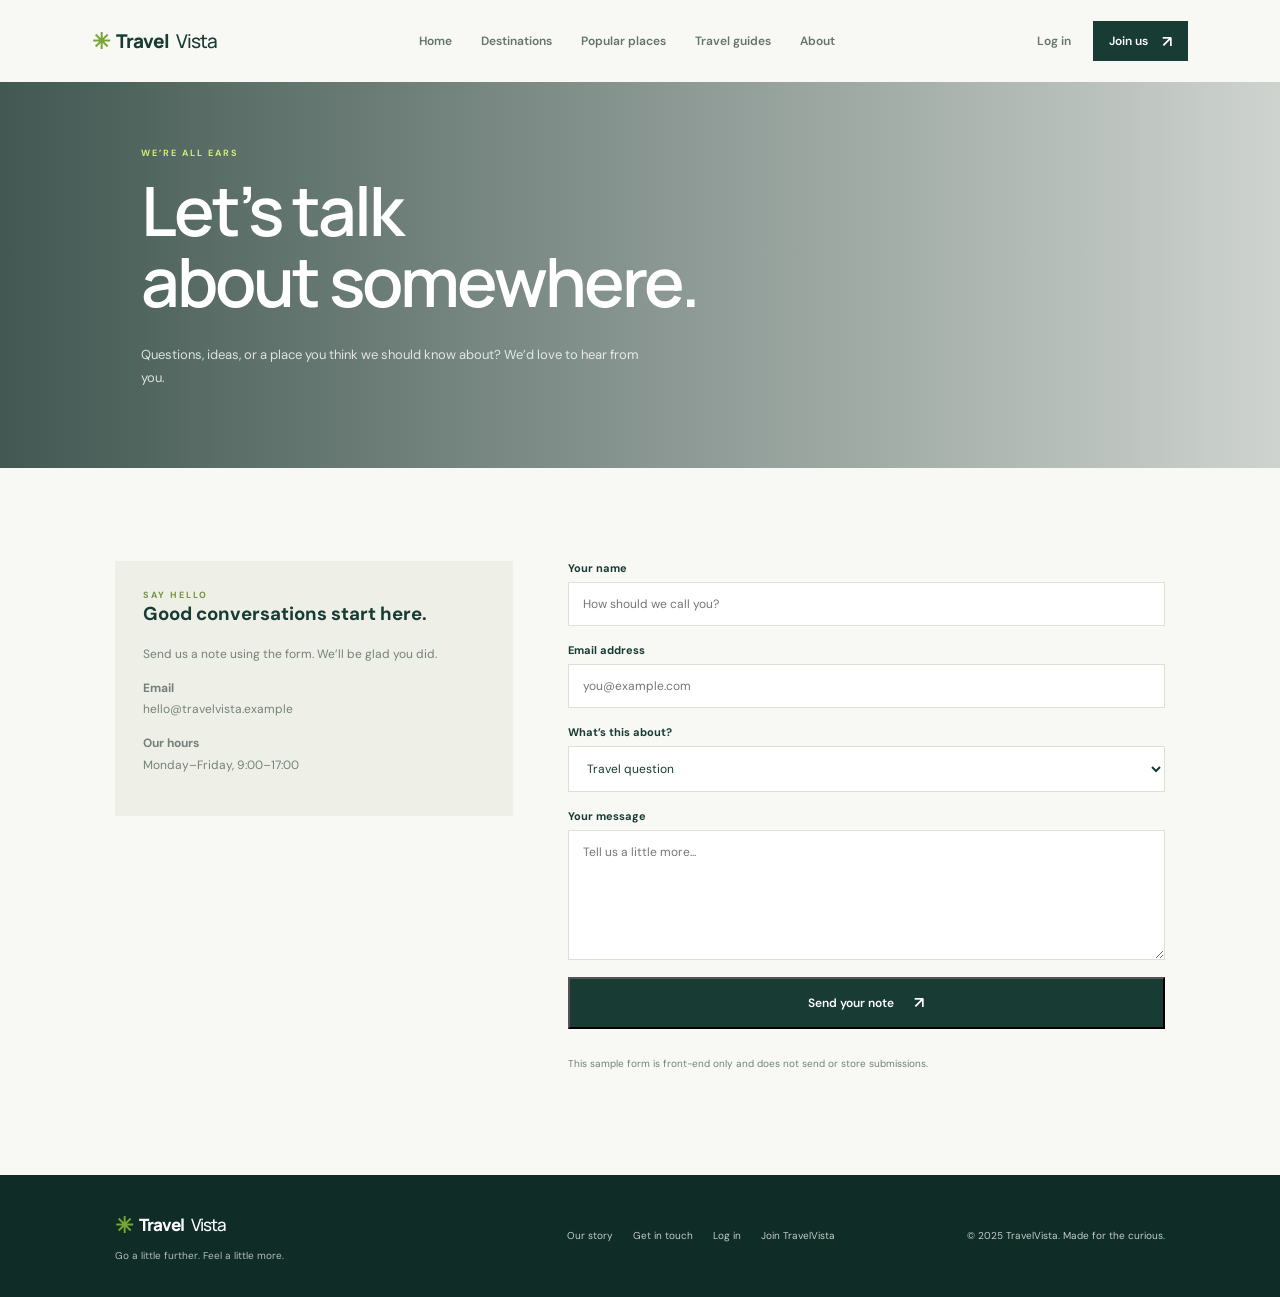
<file: pages/contact.html>
<!DOCTYPE html>
<html lang="en">
<head><meta charset="UTF-8"><meta name="viewport" content="width=device-width, initial-scale=1.0"><meta name="description" content="Get in touch with the TravelVista team."><title>Contact — TravelVista</title><link rel="preconnect" href="https://fonts.googleapis.com"><link rel="preconnect" href="https://fonts.gstatic.com" crossorigin><link href="https://fonts.googleapis.com/css2?family=DM+Sans:wght@400;500;600;700&family=Manrope:wght@400;500;600;700;800&display=swap" rel="stylesheet"><link rel="stylesheet" href="../css/style.css"></head>
<body><header class="site-header"><a class="brand" href="../index.html"><span class="brand-mark">✳</span> Travel<span>Vista</span></a><nav class="main-nav" aria-label="Main navigation"><a href="../index.html">Home</a><a href="destinations.html">Destinations</a><a href="popular-places.html">Popular places</a><a href="travel-guides.html">Travel guides</a><a href="about.html">About</a></nav><div class="header-actions"><a class="login-link" href="login.html">Log in</a><a class="button button-small" href="register.html">Join us <span>↗</span></a></div></header>
<main><section class="page-hero contact-hero"><span class="eyebrow light">WE’RE ALL EARS</span><h1>Let’s talk<br>about somewhere.</h1><p>Questions, ideas, or a place you think we should know about? We’d love to hear from you.</p></section><section class="section contact-layout"><aside class="contact-card"><span class="eyebrow">SAY HELLO</span><h3>Good conversations start here.</h3><p>Send us a note using the form. We’ll be glad you did.</p><p><strong>Email</strong><br>hello@travelvista.example</p><p><strong>Our hours</strong><br>Monday–Friday, 9:00–17:00</p></aside><form class="contact-form" action="#" method="get"><label for="name">Your name<input id="name" name="name" type="text" placeholder="How should we call you?" required></label><label for="email">Email address<input id="email" name="email" type="email" placeholder="you@example.com" required></label><label for="subject">What’s this about?<select id="subject" name="subject"><option>Travel question</option><option>Share a place</option><option>Something else</option></select></label><label for="message">Your message<textarea id="message" name="message" placeholder="Tell us a little more..." required></textarea></label><button class="button" type="submit">Send your note <span>↗</span></button><p class="form-note">This sample form is front-end only and does not send or store submissions.</p></form></section></main>
<footer class="site-footer"><div><a class="brand brand-footer" href="../index.html"><span class="brand-mark">✳</span> Travel<span>Vista</span></a><p>Go a little further. Feel a little more.</p></div><div class="footer-links"><a href="about.html">Our story</a><a href="contact.html">Get in touch</a><a href="login.html">Log in</a><a href="register.html">Join TravelVista</a></div><small>© 2025 TravelVista. Made for the curious.</small></footer></body></html>
</file>
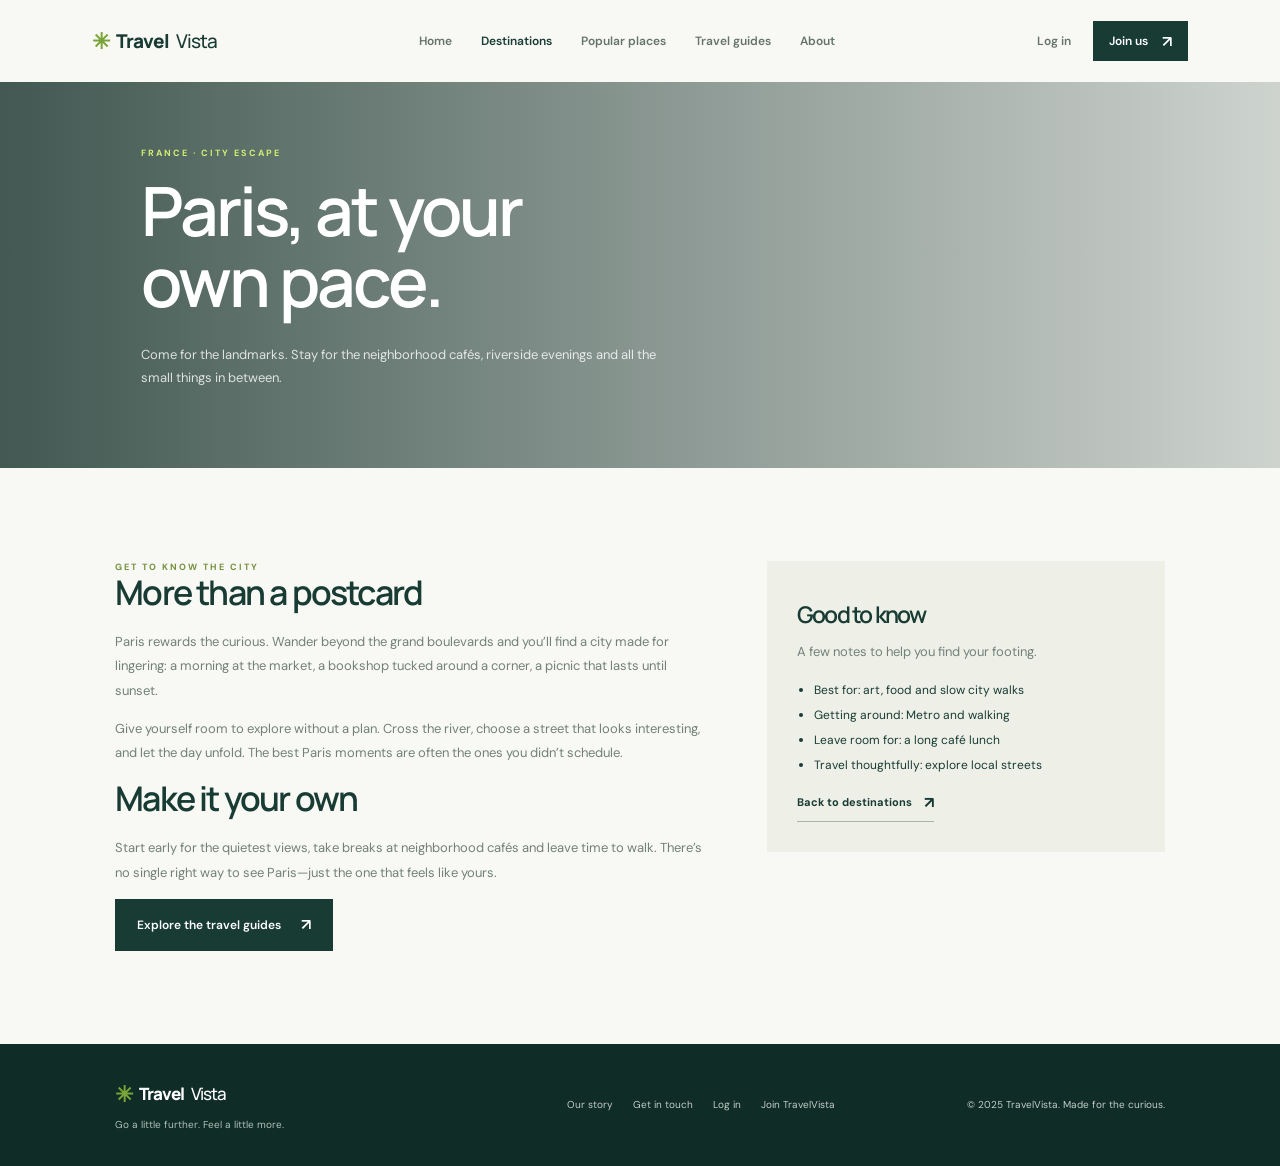
<file: pages/destination-details.html>
<!DOCTYPE html>
<html lang="en">
<head><meta charset="UTF-8"><meta name="viewport" content="width=device-width, initial-scale=1.0"><meta name="description" content="A thoughtful guide to Paris, France."><title>Paris, France — TravelVista</title><link rel="preconnect" href="https://fonts.googleapis.com"><link rel="preconnect" href="https://fonts.gstatic.com" crossorigin><link href="https://fonts.googleapis.com/css2?family=DM+Sans:wght@400;500;600;700&family=Manrope:wght@400;500;600;700;800&display=swap" rel="stylesheet"><link rel="stylesheet" href="../css/style.css"></head>
<body><header class="site-header"><a class="brand" href="../index.html"><span class="brand-mark">✳</span> Travel<span>Vista</span></a><nav class="main-nav" aria-label="Main navigation"><a href="../index.html">Home</a><a class="active" href="destinations.html">Destinations</a><a href="popular-places.html">Popular places</a><a href="travel-guides.html">Travel guides</a><a href="about.html">About</a></nav><div class="header-actions"><a class="login-link" href="login.html">Log in</a><a class="button button-small" href="register.html">Join us <span>↗</span></a></div></header>
<main><section class="page-hero destinations-hero"><span class="eyebrow light">FRANCE · CITY ESCAPE</span><h1>Paris, at your<br>own pace.</h1><p>Come for the landmarks. Stay for the neighborhood cafés, riverside evenings and all the small things in between.</p></section><section class="section detail-layout"><div class="prose"><span class="eyebrow">GET TO KNOW THE CITY</span><h2>More than a postcard</h2><p>Paris rewards the curious. Wander beyond the grand boulevards and you’ll find a city made for lingering: a morning at the market, a bookshop tucked around a corner, a picnic that lasts until sunset.</p><p>Give yourself room to explore without a plan. Cross the river, choose a street that looks interesting, and let the day unfold. The best Paris moments are often the ones you didn’t schedule.</p><h2>Make it your own</h2><p>Start early for the quietest views, take breaks at neighborhood cafés and leave time to walk. There’s no single right way to see Paris—just the one that feels like yours.</p><a class="button" href="travel-guides.html">Explore the travel guides <span>↗</span></a></div><aside class="detail-aside"><h2>Good to know</h2><p>A few notes to help you find your footing.</p><ul><li>Best for: art, food and slow city walks</li><li>Getting around: Metro and walking</li><li>Leave room for: a long café lunch</li><li>Travel thoughtfully: explore local streets</li></ul><a class="text-link" href="destinations.html">Back to destinations <span>↗</span></a></aside></section></main>
<footer class="site-footer"><div><a class="brand brand-footer" href="../index.html"><span class="brand-mark">✳</span> Travel<span>Vista</span></a><p>Go a little further. Feel a little more.</p></div><div class="footer-links"><a href="about.html">Our story</a><a href="contact.html">Get in touch</a><a href="login.html">Log in</a><a href="register.html">Join TravelVista</a></div><small>© 2025 TravelVista. Made for the curious.</small></footer></body></html>
</file>
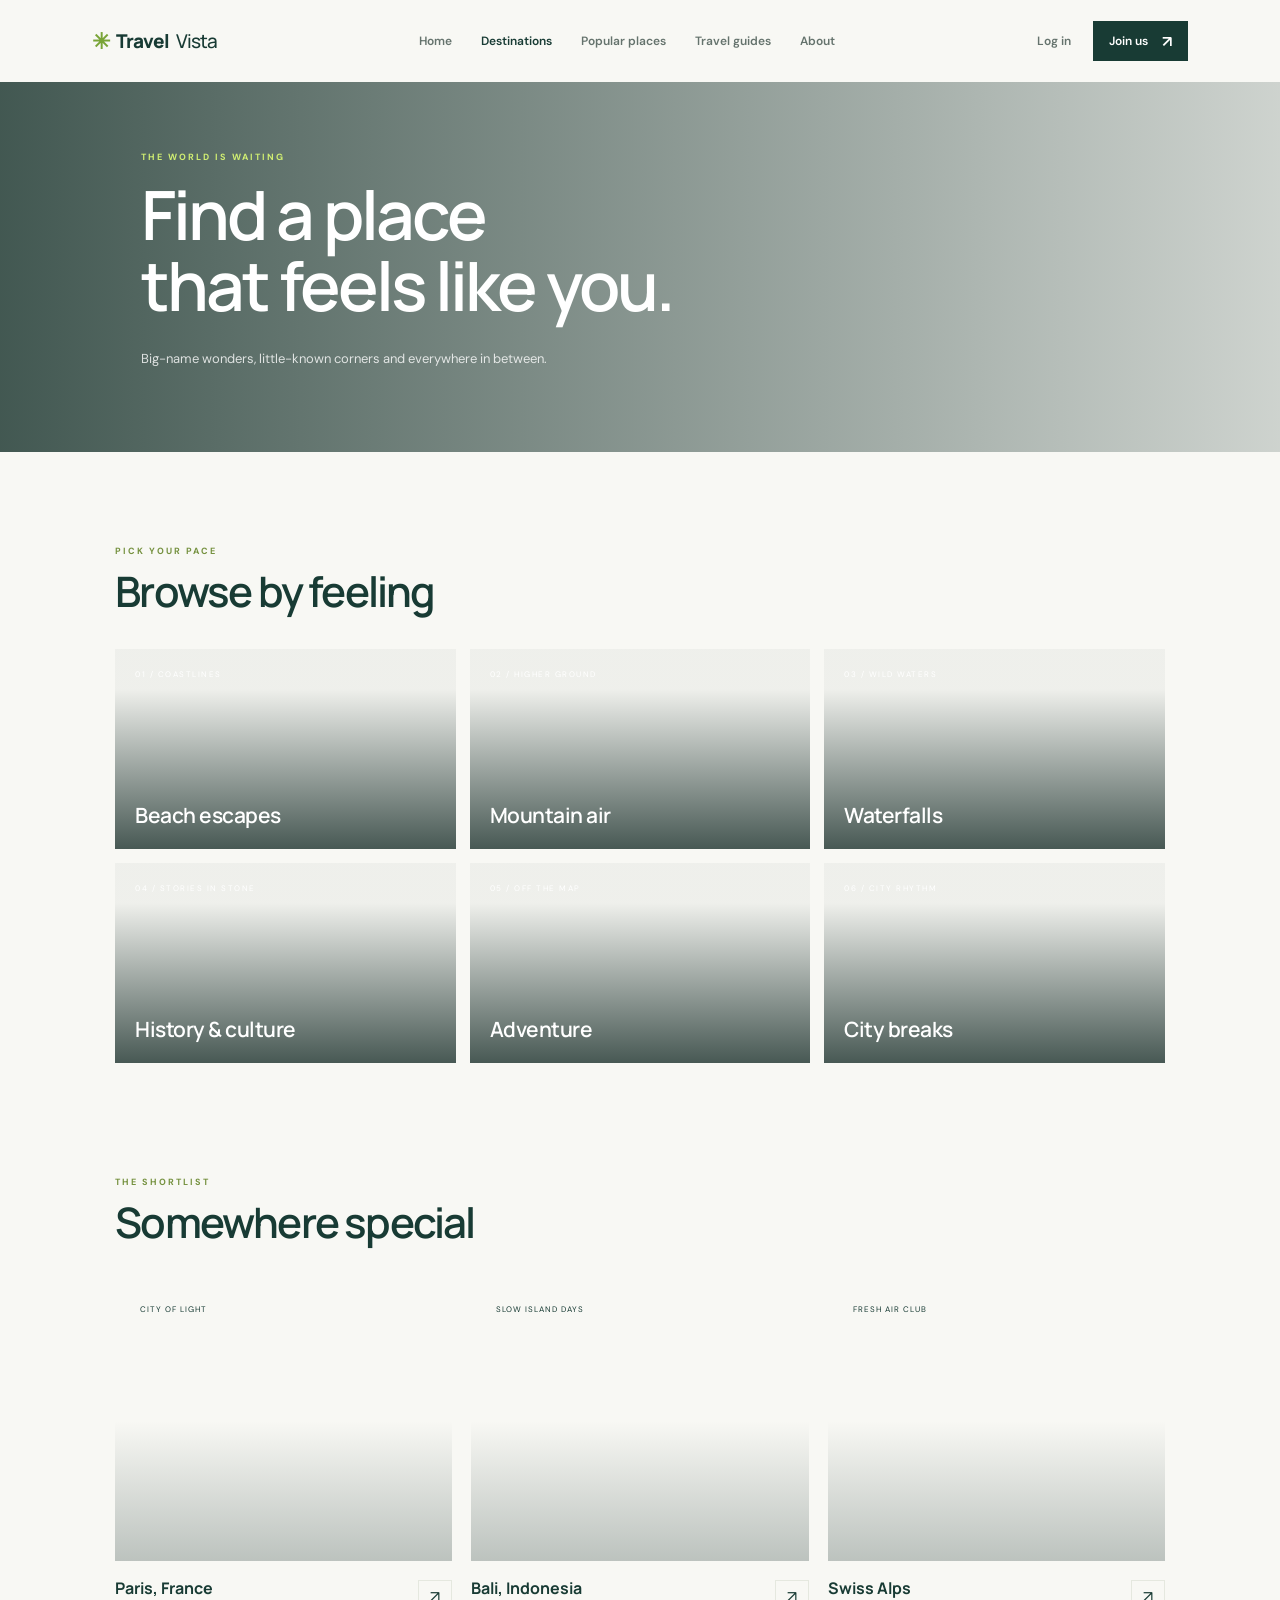
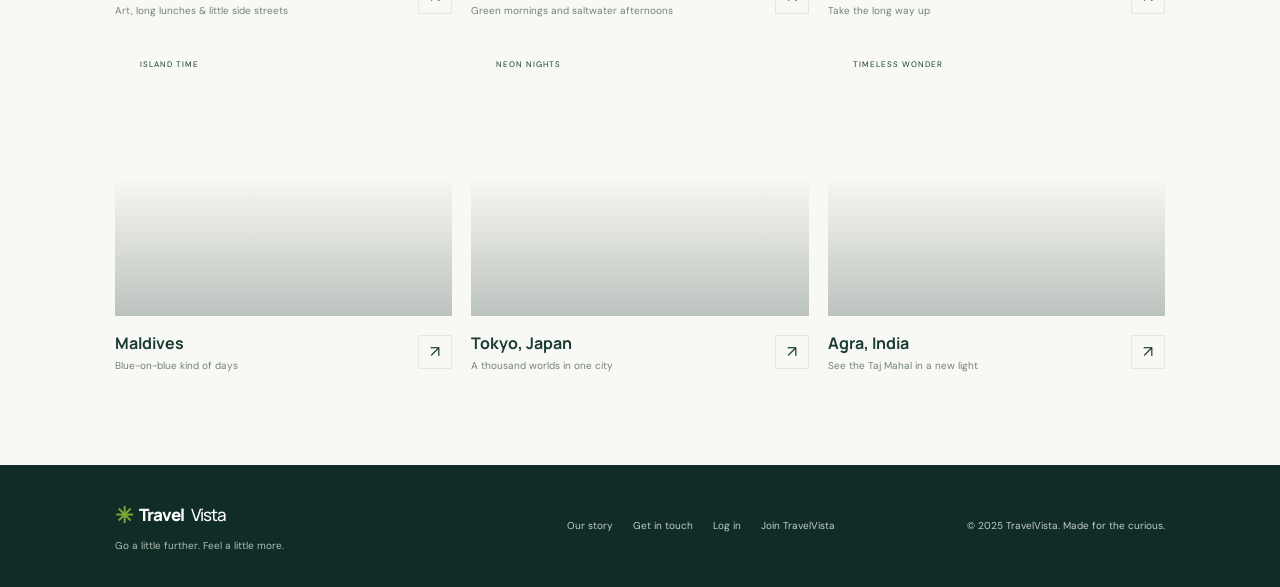
<file: pages/destinations.html>
<!DOCTYPE html>
<html lang="en">
<head>
  <meta charset="UTF-8"><meta name="viewport" content="width=device-width, initial-scale=1.0">
  <meta name="description" content="Explore inspiring destinations around the world with TravelVista."><title>Destinations — TravelVista</title>
  <link rel="preconnect" href="https://fonts.googleapis.com"><link rel="preconnect" href="https://fonts.gstatic.com" crossorigin><link href="https://fonts.googleapis.com/css2?family=DM+Sans:wght@400;500;600;700&family=Manrope:wght@400;500;600;700;800&display=swap" rel="stylesheet"><link rel="stylesheet" href="../css/style.css">
</head>
<body>
  <header class="site-header"><a class="brand" href="../index.html"><span class="brand-mark">✳</span> Travel<span>Vista</span></a><nav class="main-nav" aria-label="Main navigation"><a href="../index.html">Home</a><a class="active" href="destinations.html">Destinations</a><a href="popular-places.html">Popular places</a><a href="travel-guides.html">Travel guides</a><a href="about.html">About</a></nav><div class="header-actions"><a class="login-link" href="login.html">Log in</a><a class="button button-small" href="register.html">Join us <span>↗</span></a></div></header>
  <main><section class="page-hero destinations-hero"><span class="eyebrow light">THE WORLD IS WAITING</span><h1>Find a place<br>that feels like you.</h1><p>Big-name wonders, little-known corners and everywhere in between.</p></section>
    <section class="section"><div class="section-heading"><div><span class="eyebrow">PICK YOUR PACE</span><h2>Browse by feeling</h2></div></div><div class="category-grid">
      <a class="category-card category-beach" href="../categories/beaches.html"><span>01 / COASTLINES</span><strong>Beach escapes</strong></a><a class="category-card category-mountain" href="../categories/mountains.html"><span>02 / HIGHER GROUND</span><strong>Mountain air</strong></a><a class="category-card category-waterfall" href="../categories/waterfalls.html"><span>03 / WILD WATERS</span><strong>Waterfalls</strong></a><a class="category-card category-history" href="../categories/historical-places.html"><span>04 / STORIES IN STONE</span><strong>History &amp; culture</strong></a><a class="category-card category-adventure" href="../categories/adventure.html"><span>05 / OFF THE MAP</span><strong>Adventure</strong></a><a class="category-card category-city" href="../categories/cities.html"><span>06 / CITY RHYTHM</span><strong>City breaks</strong></a>
    </div></section>
    <section class="section featured-section"><div class="section-heading"><div><span class="eyebrow">THE SHORTLIST</span><h2>Somewhere special</h2></div></div><div class="destination-grid">
      <article class="destination-card"><a class="destination-image image-paris" href="destination-details.html"><span class="image-tag">CITY OF LIGHT</span></a><div class="card-copy"><div><h3>Paris, France</h3><p>Art, long lunches &amp; little side streets</p></div><span class="card-arrow">↗</span></div></article><article class="destination-card"><a class="destination-image image-bali" href="destination-details.html"><span class="image-tag">SLOW ISLAND DAYS</span></a><div class="card-copy"><div><h3>Bali, Indonesia</h3><p>Green mornings and saltwater afternoons</p></div><span class="card-arrow">↗</span></div></article><article class="destination-card"><a class="destination-image image-switzerland" href="destination-details.html"><span class="image-tag">FRESH AIR CLUB</span></a><div class="card-copy"><div><h3>Swiss Alps</h3><p>Take the long way up</p></div><span class="card-arrow">↗</span></div></article><article class="destination-card"><a class="destination-image image-maldives" href="destination-details.html"><span class="image-tag">ISLAND TIME</span></a><div class="card-copy"><div><h3>Maldives</h3><p>Blue-on-blue kind of days</p></div><span class="card-arrow">↗</span></div></article><article class="destination-card"><a class="destination-image image-tokyo" href="destination-details.html"><span class="image-tag">NEON NIGHTS</span></a><div class="card-copy"><div><h3>Tokyo, Japan</h3><p>A thousand worlds in one city</p></div><span class="card-arrow">↗</span></div></article><article class="destination-card"><a class="destination-image image-taj" href="destination-details.html"><span class="image-tag">TIMELESS WONDER</span></a><div class="card-copy"><div><h3>Agra, India</h3><p>See the Taj Mahal in a new light</p></div><span class="card-arrow">↗</span></div></article>
    </div></section></main>
  <footer class="site-footer"><div><a class="brand brand-footer" href="../index.html"><span class="brand-mark">✳</span> Travel<span>Vista</span></a><p>Go a little further. Feel a little more.</p></div><div class="footer-links"><a href="about.html">Our story</a><a href="contact.html">Get in touch</a><a href="login.html">Log in</a><a href="register.html">Join TravelVista</a></div><small>© 2025 TravelVista. Made for the curious.</small></footer>
</body></html>
</file>
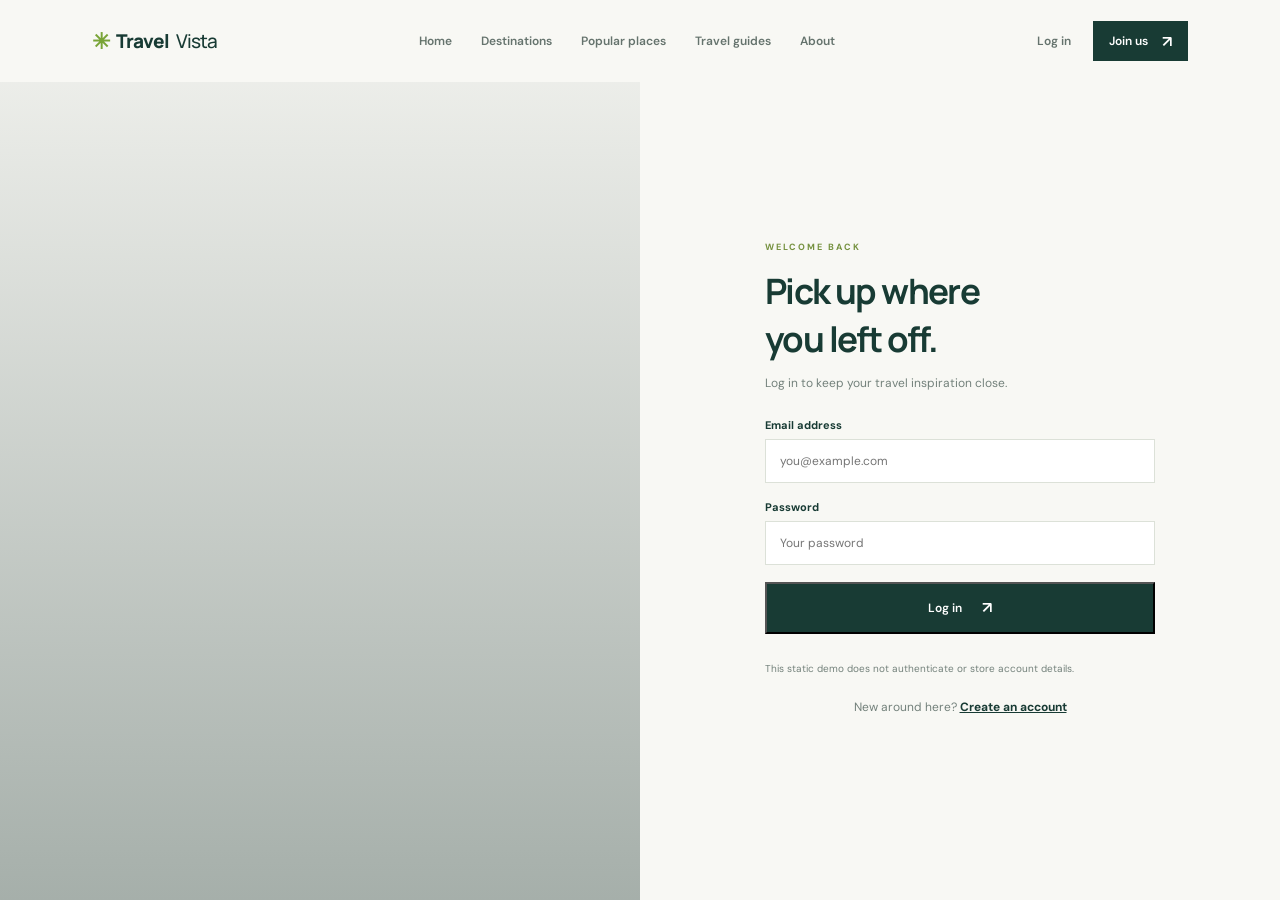
<file: pages/login.html>
<!DOCTYPE html>
<html lang="en">
<head><meta charset="UTF-8"><meta name="viewport" content="width=device-width, initial-scale=1.0"><meta name="description" content="Log in to your TravelVista account."><title>Log in — TravelVista</title><link rel="preconnect" href="https://fonts.googleapis.com"><link rel="preconnect" href="https://fonts.gstatic.com" crossorigin><link href="https://fonts.googleapis.com/css2?family=DM+Sans:wght@400;500;600;700&family=Manrope:wght@400;500;600;700;800&display=swap" rel="stylesheet"><link rel="stylesheet" href="../css/style.css"></head>
<body><header class="site-header"><a class="brand" href="../index.html"><span class="brand-mark">✳</span> Travel<span>Vista</span></a><nav class="main-nav" aria-label="Main navigation"><a href="../index.html">Home</a><a href="destinations.html">Destinations</a><a href="popular-places.html">Popular places</a><a href="travel-guides.html">Travel guides</a><a href="about.html">About</a></nav><div class="header-actions"><a class="login-link" href="login.html">Log in</a><a class="button button-small" href="register.html">Join us <span>↗</span></a></div></header><main class="auth-page"><div class="auth-image" role="img" aria-label="A quiet alpine lake surrounded by mountains"></div><section class="auth-panel"><div class="auth-box"><span class="eyebrow">WELCOME BACK</span><h1>Pick up where<br>you left off.</h1><p>Log in to keep your travel inspiration close.</p><form class="auth-form" action="#" method="get"><label for="email">Email address<input id="email" name="email" type="email" placeholder="you@example.com" required></label><label for="password">Password<input id="password" name="password" type="password" placeholder="Your password" required></label><button class="button" type="submit">Log in <span>↗</span></button><p class="form-note">This static demo does not authenticate or store account details.</p></form><p class="auth-foot">New around here? <a href="register.html">Create an account</a></p></div></section></main></body></html>
</file>
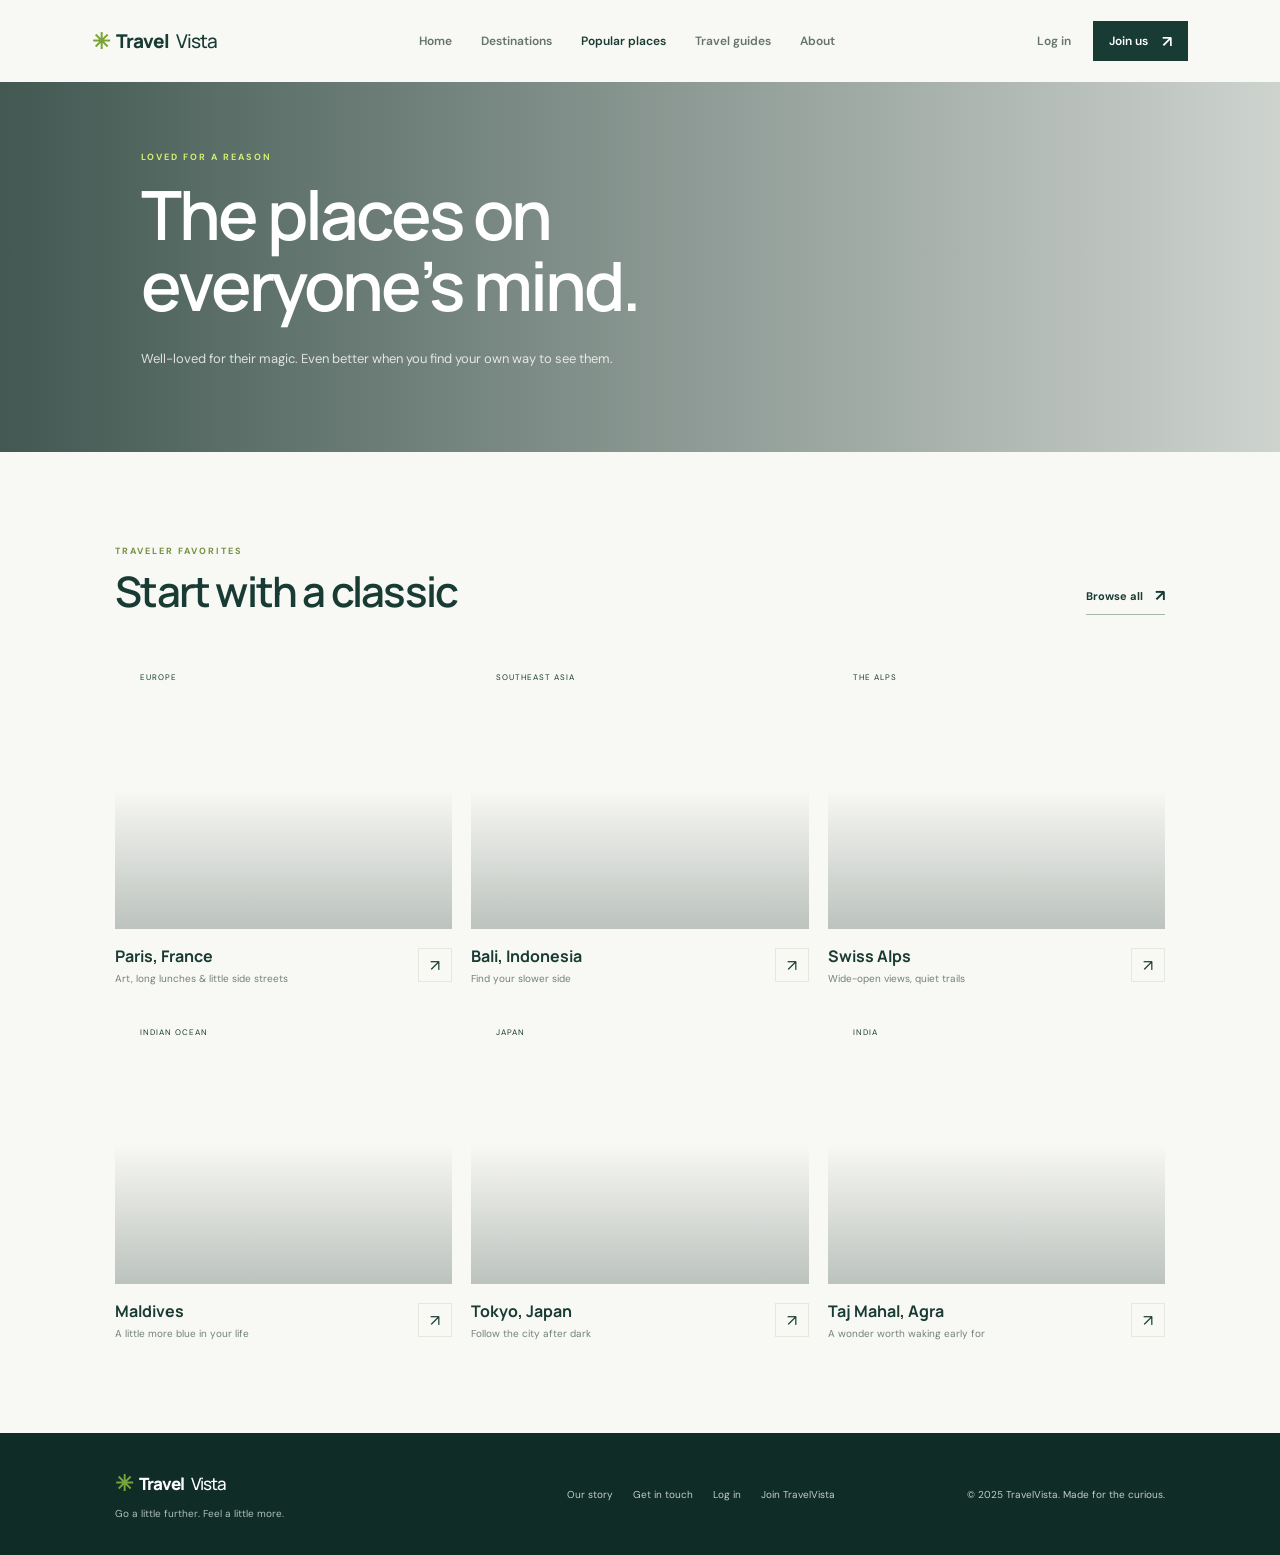
<file: pages/popular-places.html>
<!DOCTYPE html>
<html lang="en">
<head><meta charset="UTF-8"><meta name="viewport" content="width=device-width, initial-scale=1.0"><meta name="description" content="Discover the places travelers can't stop talking about."><title>Popular places — TravelVista</title><link rel="preconnect" href="https://fonts.googleapis.com"><link rel="preconnect" href="https://fonts.gstatic.com" crossorigin><link href="https://fonts.googleapis.com/css2?family=DM+Sans:wght@400;500;600;700&family=Manrope:wght@400;500;600;700;800&display=swap" rel="stylesheet"><link rel="stylesheet" href="../css/style.css"></head>
<body><header class="site-header"><a class="brand" href="../index.html"><span class="brand-mark">✳</span> Travel<span>Vista</span></a><nav class="main-nav" aria-label="Main navigation"><a href="../index.html">Home</a><a href="destinations.html">Destinations</a><a class="active" href="popular-places.html">Popular places</a><a href="travel-guides.html">Travel guides</a><a href="about.html">About</a></nav><div class="header-actions"><a class="login-link" href="login.html">Log in</a><a class="button button-small" href="register.html">Join us <span>↗</span></a></div></header>
<main><section class="page-hero places-hero"><span class="eyebrow light">LOVED FOR A REASON</span><h1>The places on<br>everyone’s mind.</h1><p>Well-loved for their magic. Even better when you find your own way to see them.</p></section><section class="section"><div class="section-heading"><div><span class="eyebrow">TRAVELER FAVORITES</span><h2>Start with a classic</h2></div><a class="text-link" href="destinations.html">Browse all <span>↗</span></a></div><div class="destination-grid">
<article class="destination-card"><a class="destination-image image-paris" href="destination-details.html"><span class="image-tag">EUROPE</span></a><div class="card-copy"><div><h3>Paris, France</h3><p>Art, long lunches &amp; little side streets</p></div><span class="card-arrow">↗</span></div></article><article class="destination-card"><a class="destination-image image-bali" href="destination-details.html"><span class="image-tag">SOUTHEAST ASIA</span></a><div class="card-copy"><div><h3>Bali, Indonesia</h3><p>Find your slower side</p></div><span class="card-arrow">↗</span></div></article><article class="destination-card"><a class="destination-image image-switzerland" href="destination-details.html"><span class="image-tag">THE ALPS</span></a><div class="card-copy"><div><h3>Swiss Alps</h3><p>Wide-open views, quiet trails</p></div><span class="card-arrow">↗</span></div></article><article class="destination-card"><a class="destination-image image-maldives" href="destination-details.html"><span class="image-tag">INDIAN OCEAN</span></a><div class="card-copy"><div><h3>Maldives</h3><p>A little more blue in your life</p></div><span class="card-arrow">↗</span></div></article><article class="destination-card"><a class="destination-image image-tokyo" href="destination-details.html"><span class="image-tag">JAPAN</span></a><div class="card-copy"><div><h3>Tokyo, Japan</h3><p>Follow the city after dark</p></div><span class="card-arrow">↗</span></div></article><article class="destination-card"><a class="destination-image image-taj" href="destination-details.html"><span class="image-tag">INDIA</span></a><div class="card-copy"><div><h3>Taj Mahal, Agra</h3><p>A wonder worth waking early for</p></div><span class="card-arrow">↗</span></div></article>
</div></section></main><footer class="site-footer"><div><a class="brand brand-footer" href="../index.html"><span class="brand-mark">✳</span> Travel<span>Vista</span></a><p>Go a little further. Feel a little more.</p></div><div class="footer-links"><a href="about.html">Our story</a><a href="contact.html">Get in touch</a><a href="login.html">Log in</a><a href="register.html">Join TravelVista</a></div><small>© 2025 TravelVista. Made for the curious.</small></footer></body></html>
</file>
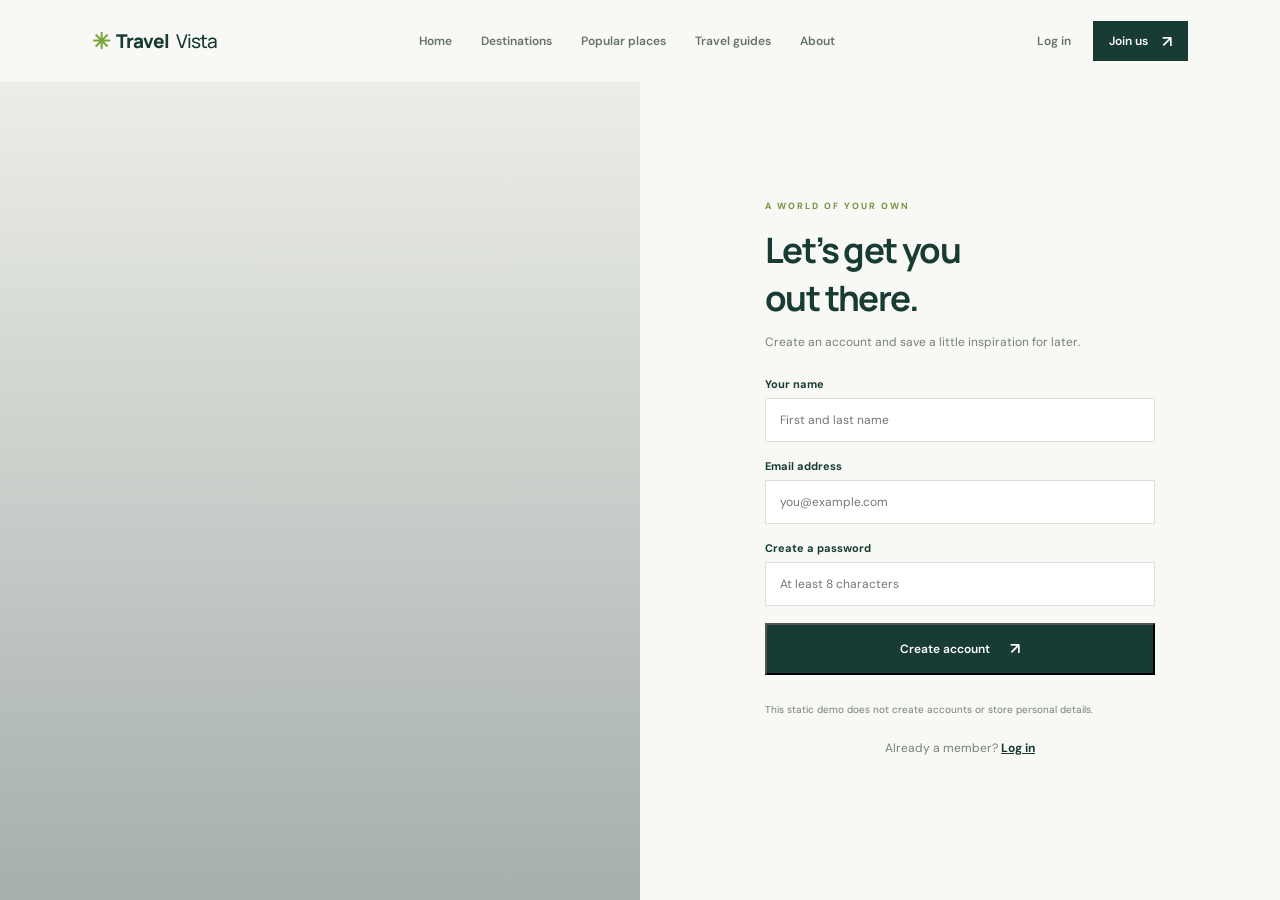
<file: pages/register.html>
<!DOCTYPE html>
<html lang="en">
<head><meta charset="UTF-8"><meta name="viewport" content="width=device-width, initial-scale=1.0"><meta name="description" content="Join TravelVista and keep inspiration for your next trip."><title>Join TravelVista</title><link rel="preconnect" href="https://fonts.googleapis.com"><link rel="preconnect" href="https://fonts.gstatic.com" crossorigin><link href="https://fonts.googleapis.com/css2?family=DM+Sans:wght@400;500;600;700&family=Manrope:wght@400;500;600;700;800&display=swap" rel="stylesheet"><link rel="stylesheet" href="../css/style.css"></head>
<body><header class="site-header"><a class="brand" href="../index.html"><span class="brand-mark">✳</span> Travel<span>Vista</span></a><nav class="main-nav" aria-label="Main navigation"><a href="../index.html">Home</a><a href="destinations.html">Destinations</a><a href="popular-places.html">Popular places</a><a href="travel-guides.html">Travel guides</a><a href="about.html">About</a></nav><div class="header-actions"><a class="login-link" href="login.html">Log in</a><a class="button button-small" href="register.html">Join us <span>↗</span></a></div></header><main class="auth-page"><div class="auth-image" role="img" aria-label="A traveler looking across a mountain lake"></div><section class="auth-panel"><div class="auth-box"><span class="eyebrow">A WORLD OF YOUR OWN</span><h1>Let’s get you<br>out there.</h1><p>Create an account and save a little inspiration for later.</p><form class="auth-form" action="#" method="get"><label for="name">Your name<input id="name" name="name" type="text" placeholder="First and last name" required></label><label for="email">Email address<input id="email" name="email" type="email" placeholder="you@example.com" required></label><label for="password">Create a password<input id="password" name="password" type="password" placeholder="At least 8 characters" minlength="8" required></label><button class="button" type="submit">Create account <span>↗</span></button><p class="form-note">This static demo does not create accounts or store personal details.</p></form><p class="auth-foot">Already a member? <a href="login.html">Log in</a></p></div></section></main></body></html>
</file>
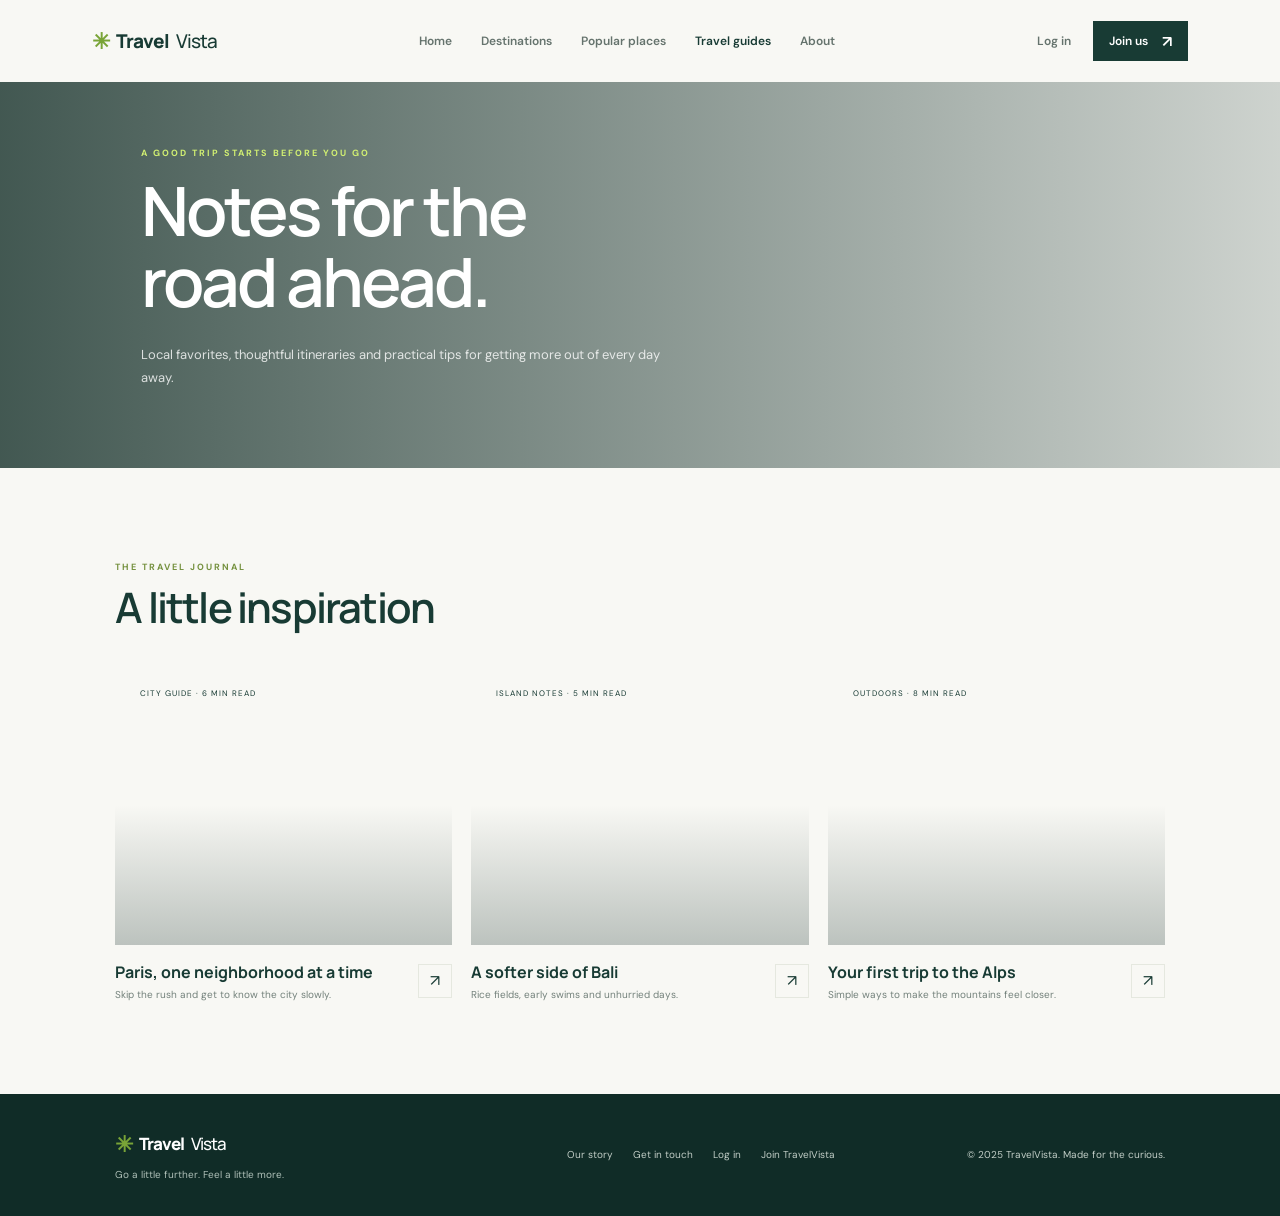
<file: pages/travel-guides.html>
<!DOCTYPE html>
<html lang="en">
<head><meta charset="UTF-8"><meta name="viewport" content="width=device-width, initial-scale=1.0"><meta name="description" content="Practical, thoughtful travel guides for your next journey."><title>Travel guides — TravelVista</title><link rel="preconnect" href="https://fonts.googleapis.com"><link rel="preconnect" href="https://fonts.gstatic.com" crossorigin><link href="https://fonts.googleapis.com/css2?family=DM+Sans:wght@400;500;600;700&family=Manrope:wght@400;500;600;700;800&display=swap" rel="stylesheet"><link rel="stylesheet" href="../css/style.css"></head>
<body><header class="site-header"><a class="brand" href="../index.html"><span class="brand-mark">✳</span> Travel<span>Vista</span></a><nav class="main-nav" aria-label="Main navigation"><a href="../index.html">Home</a><a href="destinations.html">Destinations</a><a href="popular-places.html">Popular places</a><a class="active" href="travel-guides.html">Travel guides</a><a href="about.html">About</a></nav><div class="header-actions"><a class="login-link" href="login.html">Log in</a><a class="button button-small" href="register.html">Join us <span>↗</span></a></div></header>
<main><section class="page-hero guides-hero"><span class="eyebrow light">A GOOD TRIP STARTS BEFORE YOU GO</span><h1>Notes for the<br>road ahead.</h1><p>Local favorites, thoughtful itineraries and practical tips for getting more out of every day away.</p></section><section class="section"><div class="section-heading"><div><span class="eyebrow">THE TRAVEL JOURNAL</span><h2>A little inspiration</h2></div></div><div class="destination-grid">
<article class="destination-card"><a class="destination-image image-paris" href="destination-details.html"><span class="image-tag">CITY GUIDE · 6 MIN READ</span></a><div class="card-copy"><div><h3>Paris, one neighborhood at a time</h3><p>Skip the rush and get to know the city slowly.</p></div><span class="card-arrow">↗</span></div></article><article class="destination-card"><a class="destination-image image-bali" href="destination-details.html"><span class="image-tag">ISLAND NOTES · 5 MIN READ</span></a><div class="card-copy"><div><h3>A softer side of Bali</h3><p>Rice fields, early swims and unhurried days.</p></div><span class="card-arrow">↗</span></div></article><article class="destination-card"><a class="destination-image image-switzerland" href="destination-details.html"><span class="image-tag">OUTDOORS · 8 MIN READ</span></a><div class="card-copy"><div><h3>Your first trip to the Alps</h3><p>Simple ways to make the mountains feel closer.</p></div><span class="card-arrow">↗</span></div></article></div></section></main>
<footer class="site-footer"><div><a class="brand brand-footer" href="../index.html"><span class="brand-mark">✳</span> Travel<span>Vista</span></a><p>Go a little further. Feel a little more.</p></div><div class="footer-links"><a href="about.html">Our story</a><a href="contact.html">Get in touch</a><a href="login.html">Log in</a><a href="register.html">Join TravelVista</a></div><small>© 2025 TravelVista. Made for the curious.</small></footer></body></html>
</file>
<file: css/style.css>
:root {
  --ink: #183b34;
  --ink-deep: #102c27;
  --muted: #73817b;
  --paper: #f8f8f4;
  --white: #fff;
  --accent: #d1ef72;
  --line: #e5e8df;
  --serif: Georgia, "Times New Roman", serif;
  --sans: "DM Sans", Arial, sans-serif;
  --display: "Manrope", "DM Sans", Arial, sans-serif;
}
* { box-sizing: border-box; }
html { scroll-behavior: smooth; }
body { margin: 0; background: var(--paper); color: var(--ink); font-family: var(--sans); -webkit-font-smoothing: antialiased; }
a { color: inherit; text-decoration: none; }
.site-header { height: 82px; padding: 0 7.2%; display: flex; align-items: center; justify-content: space-between; gap: 28px; background: var(--paper); }
.brand { display: inline-flex; align-items: center; gap: 7px; color: var(--ink); font: 800 19px var(--display); letter-spacing: -1px; white-space: nowrap; }
.brand > span:last-child { font-weight: 500; }
.brand-mark { font-size: 22px; color: #79a437; }
.main-nav, .header-actions { display: flex; align-items: center; gap: 29px; }
.main-nav a, .login-link { font-size: 12px; font-weight: 600; color: #65736d; transition: color .2s; }
.main-nav a:hover, .main-nav a.active, .login-link:hover { color: var(--ink); }
.header-actions { gap: 22px; }
.button { display: inline-flex; align-items: center; justify-content: center; gap: 20px; min-height: 52px; padding: 0 22px; background: var(--ink); color: var(--white); font: 600 12px var(--sans); transition: background .2s, transform .2s; }
.button:hover { background: #285d4e; transform: translateY(-2px); }
.button span, .text-link span { font-size: 16px; }
.button-small { min-height: 40px; padding: 0 16px; gap: 14px; }
.hero { min-height: 590px; position: relative; display: flex; align-items: center; padding: 70px 11.5%; color: var(--white); background: linear-gradient(90deg, rgba(13,37,32,.8), rgba(13,37,32,.1) 75%), linear-gradient(0deg, rgba(13,37,32,.3), transparent 40%), url("https://images.unsplash.com/photo-1516483638261-f4dbaf036963?auto=format&fit=crop&w=2200&q=85") center 54%/cover; }
.hero-content { max-width: 560px; }
.eyebrow { display: block; color: #75913f; font-size: 9px; font-weight: 700; letter-spacing: 2px; }
.eyebrow.light { color: var(--accent); }
.hero h1 { margin: 22px 0 17px; font: 600 clamp(54px, 7vw, 86px)/.98 var(--display); letter-spacing: -5px; }
.hero h1 em { font-family: var(--serif); font-weight: 400; }
.hero-content > p { max-width: 370px; color: rgba(255,255,255,.8); font-size: 14px; line-height: 1.8; margin: 0 0 27px; }
.button-light { color: var(--ink); background: var(--accent); }
.button-light:hover { color: var(--ink); background: #e0fa8b; }
.hero-note { position: absolute; top: 36px; right: 7.2%; padding: 12px 16px; background: rgba(255,255,255,.14); backdrop-filter: blur(10px); font-size: 10px; }
.note-dot { display: inline-block; width: 7px; height: 7px; border-radius: 50%; background: var(--accent); margin-right: 8px; }
.hero-caption { position: absolute; bottom: 30px; right: 7.2%; font-size: 10px; color: rgba(255,255,255,.8); }
.section { padding: 93px 9%; }
.section-heading { display: flex; justify-content: space-between; align-items: end; margin-bottom: 34px; }
h2 { margin: 10px 0 0; font: 600 clamp(30px, 4vw, 42px)/1.15 var(--display); letter-spacing: -1.8px; }
.text-link { display: inline-flex; align-items: center; gap: 12px; font-size: 11px; font-weight: 700; border-bottom: 1px solid #aab6a7; padding: 0 0 8px; }
.category-grid { display: grid; grid-template-columns: repeat(3, 1fr); gap: 14px; }
.category-card { position: relative; min-height: 200px; display: flex; flex-direction: column; justify-content: space-between; padding: 20px; overflow: hidden; color: white; background-size: cover; background-position: center; isolation: isolate; }
.category-card::before { content: ""; position: absolute; inset: 0; z-index: -1; background: linear-gradient(0deg, rgba(10,33,28,.74), rgba(10,33,28,.04) 80%); transition: opacity .25s; }
.category-card:hover::before { opacity: .8; }
.category-card > span { font-size: 8px; letter-spacing: 1.5px; }
.category-card strong { font: 600 21px var(--display); letter-spacing: -.5px; }
.category-beach { background-image: url("https://images.unsplash.com/photo-1507525428034-b723cf961d3e?auto=format&fit=crop&w=800&q=80"); }
.category-mountain { background-image: url("https://images.unsplash.com/photo-1464822759023-fed622ff2c3b?auto=format&fit=crop&w=800&q=80"); }
.category-waterfall { background-image: url("https://images.unsplash.com/photo-1432405972618-c60b0225b8f9?auto=format&fit=crop&w=800&q=80"); }
.category-history { background-image: url("https://images.unsplash.com/photo-1552832230-c0197dd311b5?auto=format&fit=crop&w=800&q=80"); }
.category-adventure { background-image: url("https://images.unsplash.com/photo-1472396961693-142e6e269027?auto=format&fit=crop&w=800&q=80"); }
.category-city { background-image: url("https://images.unsplash.com/photo-1519608487953-e999c86e7455?auto=format&fit=crop&w=800&q=80"); }
.featured-section { padding-top: 20px; }
.destination-grid { display: grid; grid-template-columns: repeat(3, 1fr); gap: 19px; }
.destination-image { position: relative; display: block; height: 280px; background-size: cover; background-position: center; }
.destination-image::after { content: ""; position: absolute; inset: 0; background: linear-gradient(0deg, rgba(9,35,29,.25), transparent 50%); }
.image-paris { background-image: url("https://images.unsplash.com/photo-1499856871958-5b9627545d1a?auto=format&fit=crop&w=900&q=85"); }
.image-bali { background-image: url("https://images.unsplash.com/photo-1537996194471-e657df975ab4?auto=format&fit=crop&w=900&q=85"); }
.image-switzerland { background-image: url("https://images.unsplash.com/photo-1531366936337-7c912a4589a7?auto=format&fit=crop&w=900&q=85"); }
.image-maldives { background-image: url("https://images.unsplash.com/photo-1514282401047-d79a71a590e8?auto=format&fit=crop&w=900&q=85"); }
.image-tokyo { background-image: url("https://images.unsplash.com/photo-1540959733332-eab4de?auto=format&fit=crop&w=900&q=85"); }
.image-taj { background-image: url("https://images.unsplash.com/photo-1564507592333-c60657eea523?auto=format&fit=crop&w=900&q=85"); }
.image-tag { position: absolute; z-index: 1; top: 15px; left: 15px; padding: 8px 10px; color: var(--ink); background: var(--paper); font-size: 8px; letter-spacing: 1px; }
.card-copy { display: flex; justify-content: space-between; align-items: center; padding: 16px 0 0; }
.card-copy h3 { margin: 0 0 5px; font: 700 16px var(--display); }
.card-copy p { margin: 0; color: var(--muted); font-size: 10px; }
.card-arrow { width: 34px; height: 34px; display: grid; place-items: center; border: 1px solid var(--line); }
.quote-band { padding: 70px 15%; color: white; text-align: center; background: var(--ink); }
.quote-band p { max-width: 720px; margin: 23px auto 20px; font: 400 clamp(24px, 4vw, 38px)/1.3 var(--serif); }
.quote-credit { color: #b8c4a4; font-size: 9px; letter-spacing: 2px; }
.journal-section { display: grid; grid-template-columns: 1fr 1fr; gap: 70px; align-items: center; }
.journal-copy h2 { font-size: 48px; }
.journal-copy p { max-width: 360px; color: var(--muted); font-size: 13px; line-height: 1.8; margin: 18px 0 25px; }
.journal-image { min-height: 360px; background: url("https://images.unsplash.com/photo-1469474968028-56623f02e42e?auto=format&fit=crop&w=1000&q=85") center/cover; }
.site-footer { display: grid; grid-template-columns: 1fr 1.5fr auto; align-items: center; gap: 25px; padding: 35px 9%; color: white; background: var(--ink-deep); }
.brand-footer { color: white; font-size: 17px; }
.site-footer p { margin: 9px 0 0; color: #afc0b8; font-size: 10px; }
.footer-links { display: flex; flex-wrap: wrap; justify-content: center; gap: 20px; }
.footer-links a, .site-footer small { color: #c2cec7; font-size: 10px; }
.site-footer small { text-align: right; }
.page-hero { min-height: 370px; display: flex; flex-direction: column; justify-content: center; padding: 65px 11%; color: white; background-size: cover; background-position: center; position: relative; isolation: isolate; }
.page-hero::before { content: ""; position: absolute; inset: 0; z-index: -1; background: linear-gradient(90deg, rgba(15,43,36,.78), rgba(15,43,36,.18)); }
.page-hero h1 { max-width: 760px; margin: 16px 0 12px; font: 600 clamp(42px, 6vw, 68px)/1.05 var(--display); letter-spacing: -3px; }
.page-hero p { max-width: 520px; color: rgba(255,255,255,.8); font-size: 13px; line-height: 1.8; }
.page-hero.destinations-hero { background-image: url("https://images.unsplash.com/photo-1516483638261-f4dbaf036963?auto=format&fit=crop&w=1800&q=85"); }
.page-hero.places-hero { background-image: url("https://images.unsplash.com/photo-1470770841072-f978cf4d019e?auto=format&fit=crop&w=1800&q=85"); }
.page-hero.guides-hero { background-image: url("https://images.unsplash.com/photo-1488646953014-85cb44e25828?auto=format&fit=crop&w=1800&q=85"); }
.page-hero.about-hero { background-image: url("https://images.unsplash.com/photo-1470770841072-f978cf4d019e?auto=format&fit=crop&w=1800&q=85"); }
.page-hero.contact-hero { background-image: url("https://images.unsplash.com/photo-1464822759023-fed622ff2c3b?auto=format&fit=crop&w=1800&q=85"); }
.category-hero.beach-hero { background-image: url("https://images.unsplash.com/photo-1507525428034-b723cf961d3e?auto=format&fit=crop&w=1800&q=85"); }
.category-hero.mountain-hero { background-image: url("https://images.unsplash.com/photo-1464822759023-fed622ff2c3b?auto=format&fit=crop&w=1800&q=85"); }
.category-hero.waterfall-hero { background-image: url("https://images.unsplash.com/photo-1432405972618-c60b0225b8f9?auto=format&fit=crop&w=1800&q=85"); }
.category-hero.history-hero { background-image: url("https://images.unsplash.com/photo-1552832230-c0197dd311b5?auto=format&fit=crop&w=1800&q=85"); }
.category-hero.adventure-hero { background-image: url("https://images.unsplash.com/photo-1472396961693-142e6e269027?auto=format&fit=crop&w=1800&q=85"); }
.category-hero.city-hero { background-image: url("https://images.unsplash.com/photo-1519608487953-e999c86e7455?auto=format&fit=crop&w=1800&q=85"); }
.intro-section { max-width: 900px; margin: auto; padding: 65px 30px 10px; text-align: center; }
.intro-section p { color: var(--muted); font-size: 13px; line-height: 1.9; }
.detail-layout, .about-layout, .contact-layout { display: grid; grid-template-columns: 1.2fr .8fr; gap: 55px; align-items: start; }
.detail-image { min-height: 480px; background: url("https://images.unsplash.com/photo-1499856871958-5b9627545d1a?auto=format&fit=crop&w=1200&q=85") center/cover; }
.detail-aside { background: #eef0e8; padding: 30px; }
.detail-aside h2 { font-size: 23px; }
.detail-aside p, .prose p { color: var(--muted); font-size: 13px; line-height: 1.9; }
.detail-aside ul { padding-left: 17px; color: var(--ink); font-size: 12px; line-height: 2.1; }
.prose h2 { font-size: 34px; margin: 0 0 18px; }
.contact-layout { grid-template-columns: .8fr 1.2fr; }
.contact-card { padding: 28px; background: #eef0e8; }
.contact-card h3 { margin-top: 0; }
.contact-card p { color: var(--muted); font-size: 12px; line-height: 1.8; }
.contact-form, .auth-form { display: grid; gap: 17px; }
label { display: grid; gap: 7px; color: var(--ink); font-size: 11px; font-weight: 700; }
input, textarea, select { width: 100%; padding: 13px 14px; border: 1px solid #dce1d8; border-radius: 0; background: #fff; color: var(--ink); font: 12px var(--sans); outline: none; }
input:focus, textarea:focus, select:focus { border-color: #779947; }
textarea { min-height: 130px; resize: vertical; }
.auth-page { min-height: calc(100vh - 82px); display: grid; grid-template-columns: 1fr 1fr; }
.auth-image { background: linear-gradient(0deg,rgba(12,39,32,.35),rgba(12,39,32,.05)), url("https://images.unsplash.com/photo-1470770841072-f978cf4d019e?auto=format&fit=crop&w=1200&q=85") center/cover; }
.auth-panel { display: grid; place-items: center; padding: 55px 30px; }
.auth-box { width: min(100%, 390px); }
.auth-box h1 { margin: 14px 0 9px; font: 700 35px var(--display); letter-spacing: -1.6px; }
.auth-box > p { color: var(--muted); font-size: 12px; margin-bottom: 27px; }
.auth-foot { color: var(--muted); text-align: center; font-size: 11px; }
.auth-foot a { color: var(--ink); font-weight: 700; text-decoration: underline; }
.form-note { color: var(--muted); font-size: 10px; line-height: 1.6; }
@media (max-width: 850px) {
  .site-header { padding: 0 5%; gap: 14px; }
  .main-nav { gap: 14px; }
  .main-nav a { font-size: 10px; }
  .section { padding: 70px 6%; }
  .category-grid { grid-template-columns: repeat(2, 1fr); }
  .destination-image { height: 230px; }
  .site-footer { grid-template-columns: 1fr 1fr; }
  .site-footer small { grid-column: 1 / -1; text-align: left; }
}
@media (max-width: 620px) {
  .site-header { height: auto; min-height: 72px; flex-wrap: wrap; padding: 16px 5%; }
  .main-nav { order: 3; width: 100%; overflow-x: auto; padding: 5px 0 3px; gap: 20px; }
  .main-nav a { white-space: nowrap; }
  .header-actions { margin-left: auto; gap: 12px; }
  .login-link { font-size: 11px; }
  .button-small { min-height: 35px; }
  .hero { min-height: 570px; padding: 50px 8%; background-position: 60% center; }
  .hero h1 { letter-spacing: -3px; }
  .hero-note { top: 18px; right: 5%; }
  .hero-caption { right: 5%; font-size: 8px; }
  .section { padding: 58px 6%; }
  .section-heading { align-items: start; gap: 20px; flex-direction: column; }
  .category-grid, .destination-grid { grid-template-columns: 1fr; }
  .category-card { min-height: 180px; }
  .destination-image { height: 270px; }
  .quote-band { padding: 55px 8%; }
  .journal-section, .detail-layout, .about-layout, .contact-layout { grid-template-columns: 1fr; gap: 30px; }
  .journal-copy h2 { font-size: 40px; }
  .journal-image { min-height: 270px; }
  .site-footer { grid-template-columns: 1fr; padding: 32px 7%; }
  .footer-links { justify-content: start; gap: 14px; }
  .site-footer small { grid-column: auto; }
  .page-hero { min-height: 340px; padding: 50px 8%; }
  .page-hero h1 { letter-spacing: -2px; }
  .intro-section { padding: 50px 7% 0; }
  .detail-image { min-height: 300px; }
  .auth-page { grid-template-columns: 1fr; }
  .auth-image { min-height: 230px; }
  .auth-panel { padding: 45px 7%; }
}
</file>
